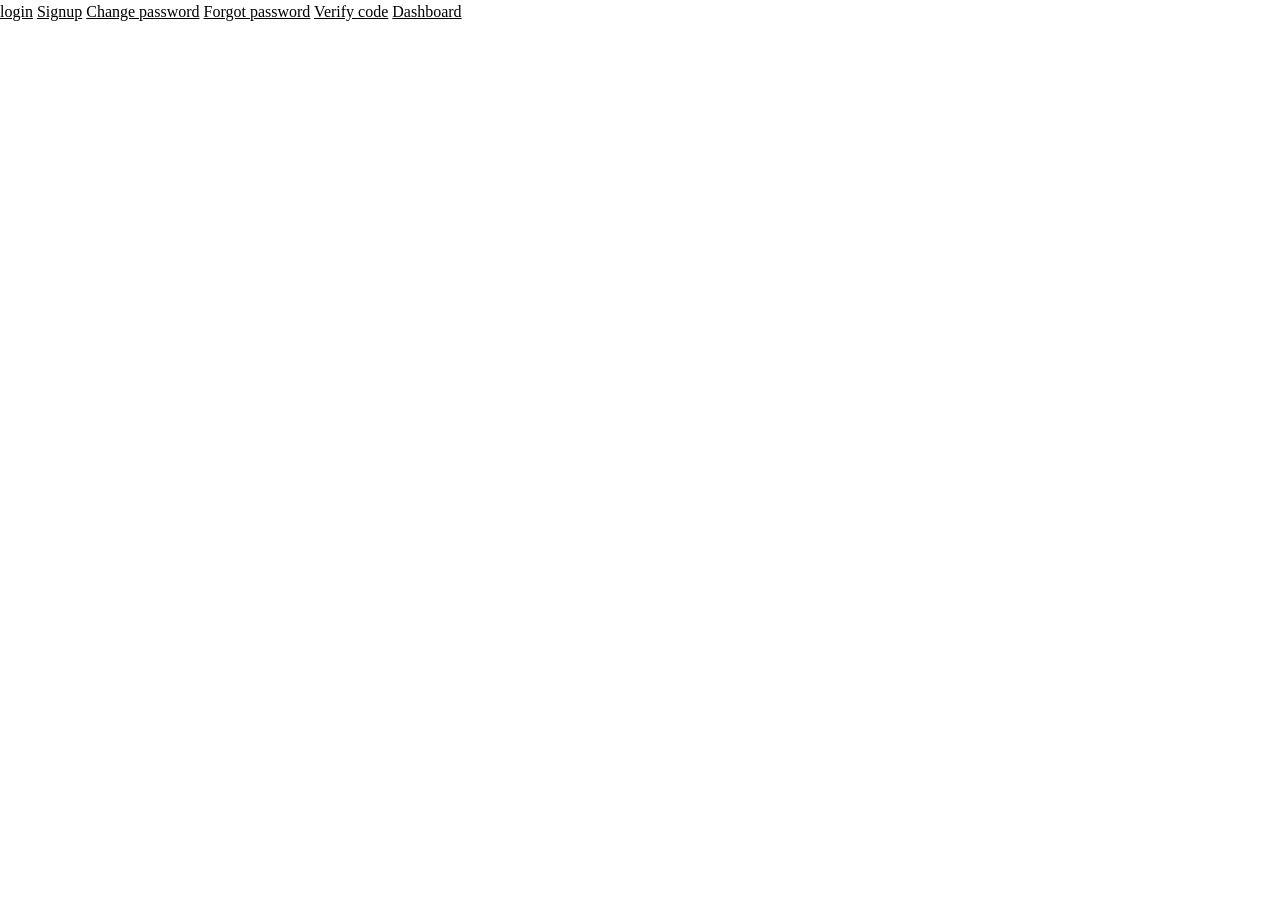
<file: index.html>
<!DOCTYPE html>
<html lang="en">
<head>
    <meta charset="UTF-8">
    <meta name="viewport" content="width=device-width, initial-scale=1.0">
    <meta http-equiv="X-UA-Compatible" content="ie=edge">
    <link rel=StyleSheet href="/reset.css">
    <link href="https://fonts.cdnfonts.com/css/uni-neue" rel="stylesheet">
    <title>Pool Invest</title>
</head>
<body>
<a href="./pages/login-register/login/index.html">login</a>
<a href="./pages/login-register/register/index.html">Signup</a>
<a href="./pages/login-register/change-password/index.html">Change password</a>
<a href="./pages/login-register/forget-password/index.html">Forgot password</a>
<a href="./pages/login-register/verify-code/index.html">Verify code</a>
<a href="./pages/dashboard/index.html">Dashboard</a>
</body>
</file>
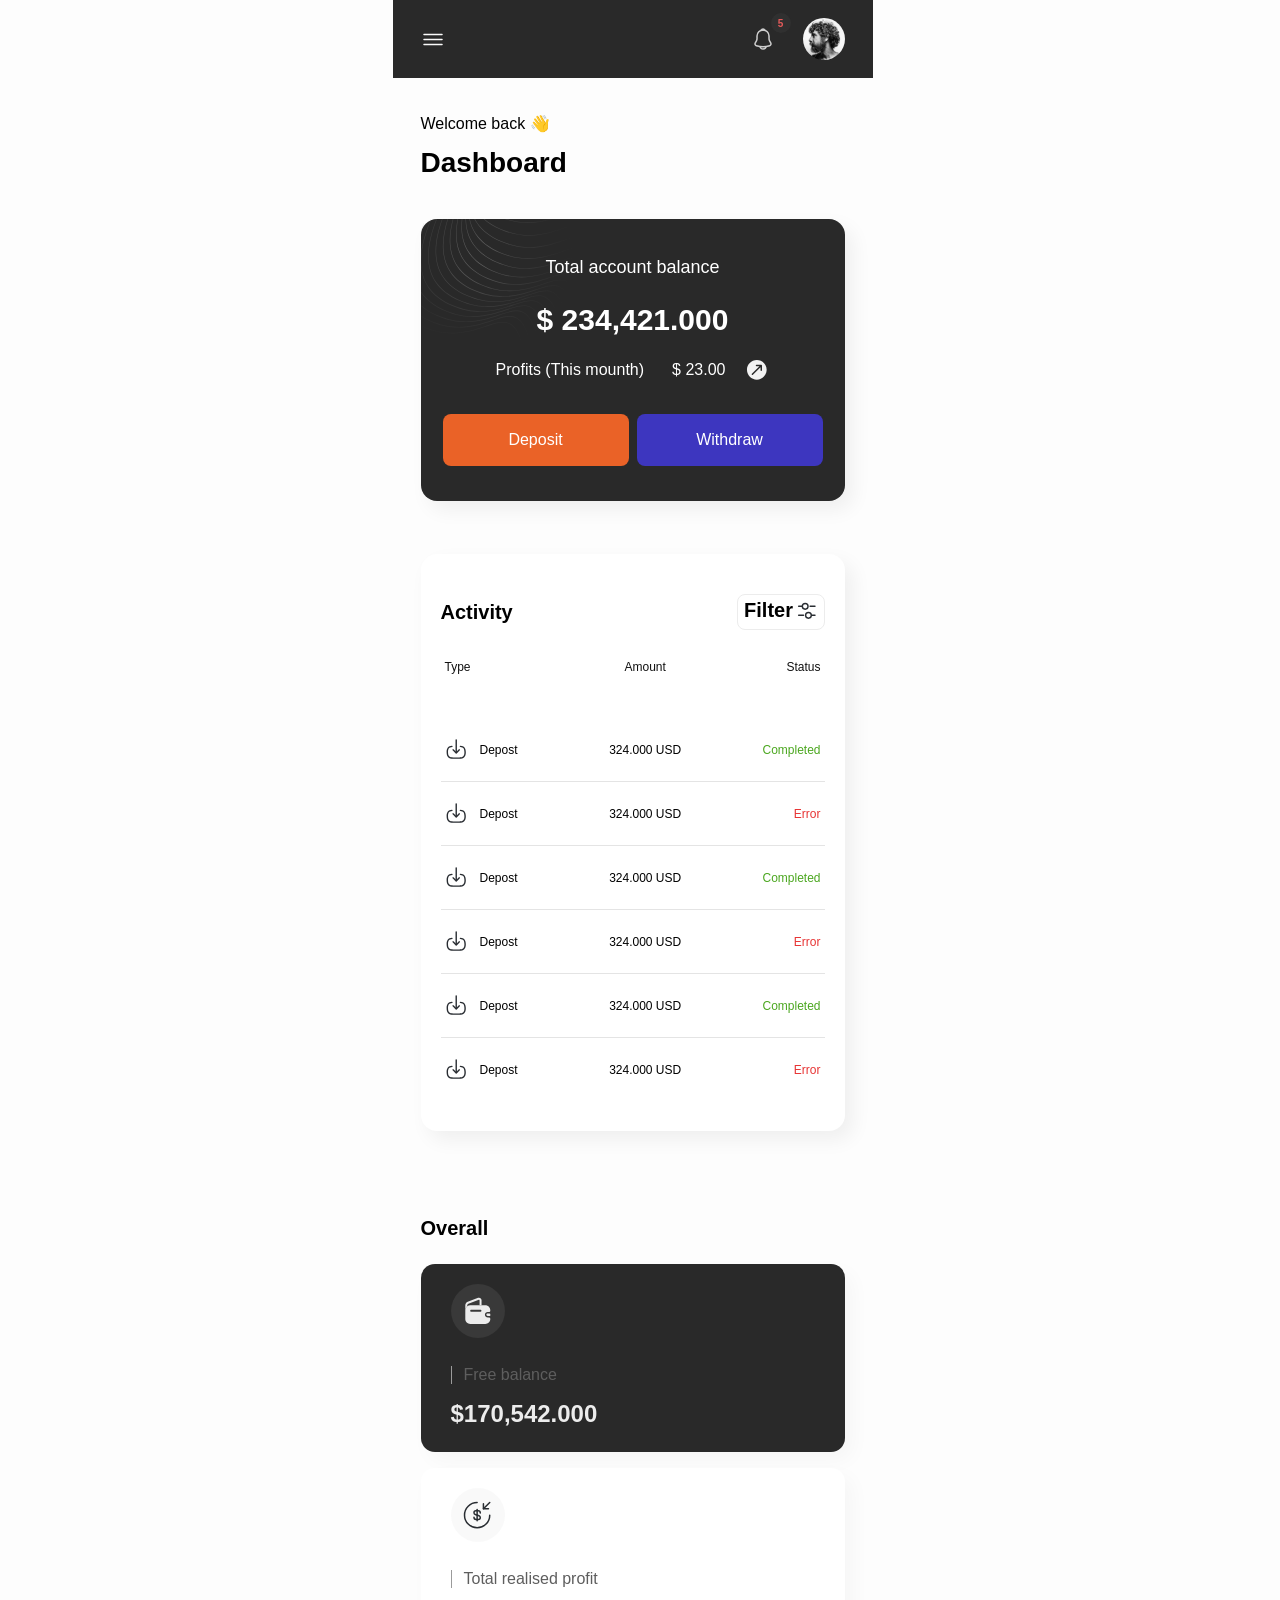
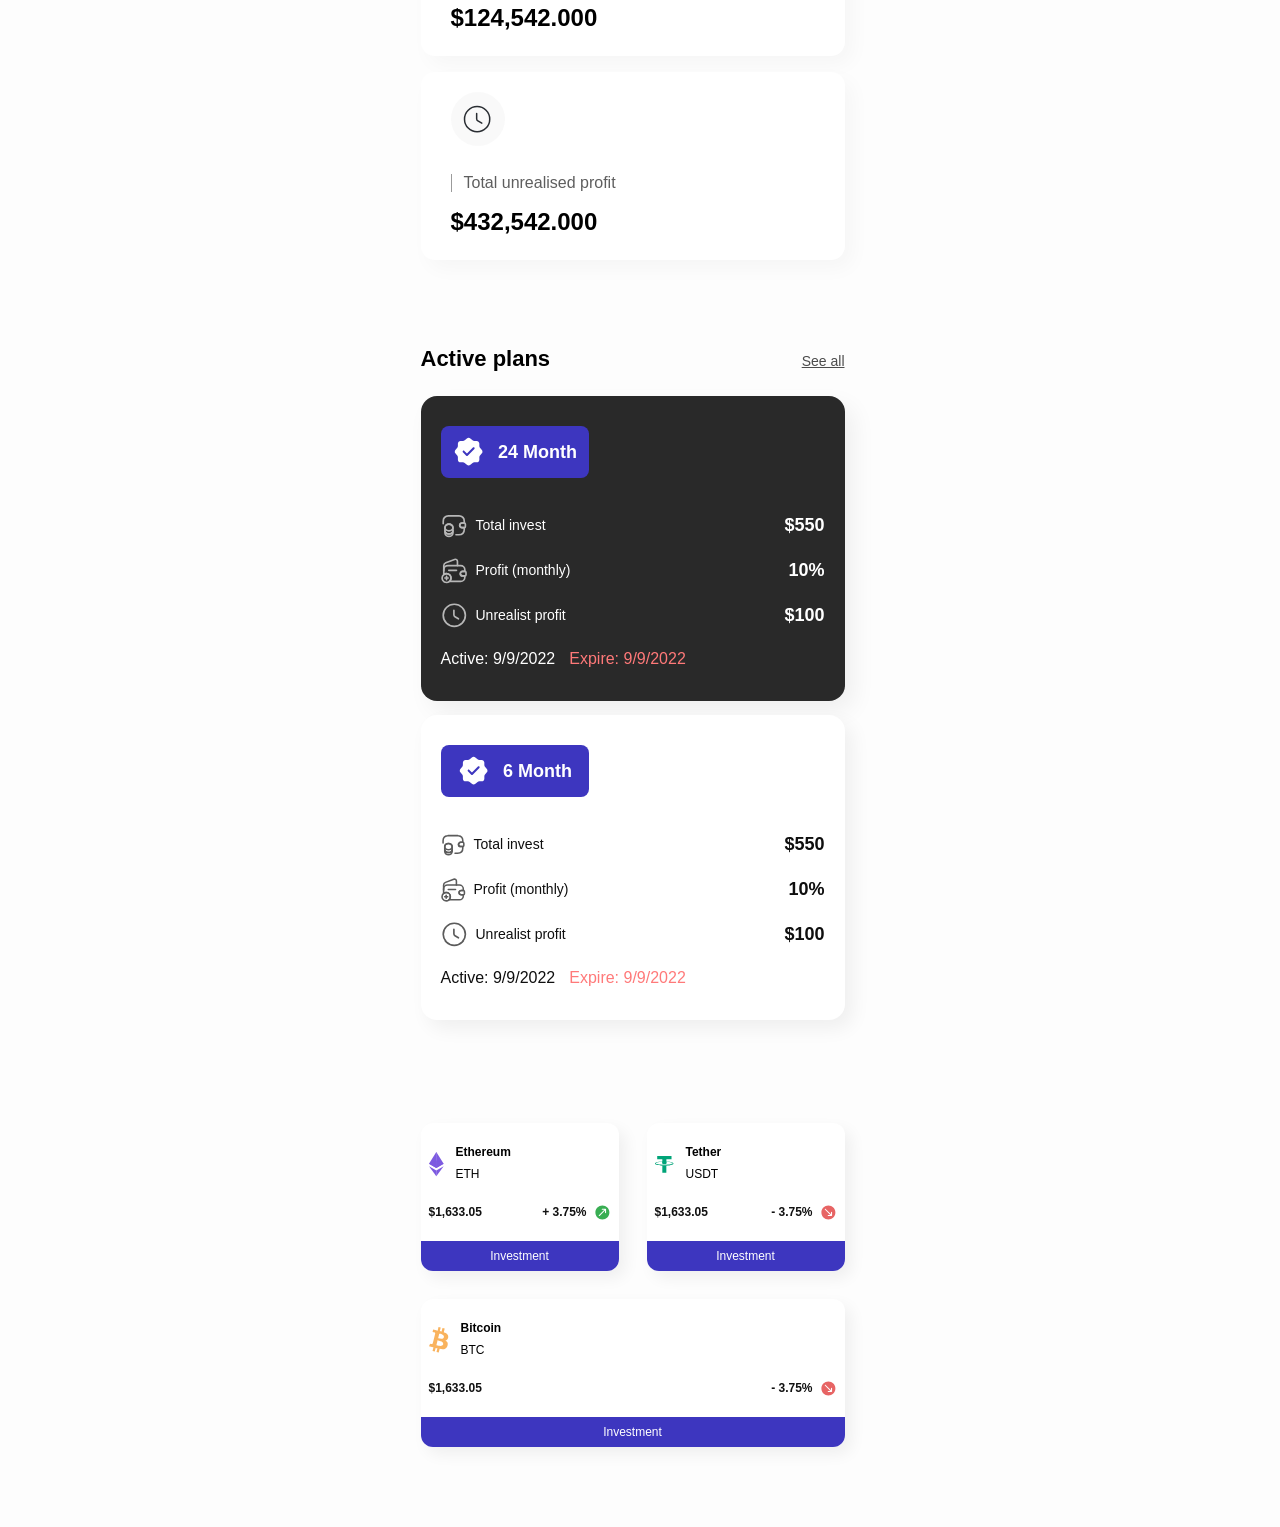
<file: pages/dashboard/index.html>
<!DOCTYPE html>
<html lang="en">
<head>
    <meta charset="UTF-8">
    <meta name="viewport" content="width=device-width, initial-scale=1.0">
    <meta http-equiv="X-UA-Compatible" content="ie=edge">
    <meta name="description" content="Request a code to reset your Pool Invest password.">

    <link rel="icon" href="../../favicon.svg" type="image/svg+xml">
    <link rel=StyleSheet href="../../reset.css">
    <link href="https://fonts.cdnfonts.com/css/uni-neue" rel="stylesheet">
    <link rel=StyleSheet href="../../style.css">
    <link rel=StyleSheet href="./style.css">

    <title>pool invest - Dashboard</title>
</head>
<body>
<header>

    <div class="header-left">

        <svg width="24" height="19" viewBox="0 0 24 19" fill="none" xmlns="http://www.w3.org/2000/svg">
            <path d="M3 4.5H21" stroke="#FAFAFA" stroke-width="1.5" stroke-linecap="round" stroke-linejoin="round"/>
            <path d="M3 9.5H21" stroke="#FAFAFA" stroke-width="1.5" stroke-linecap="round" stroke-linejoin="round"/>
            <path d="M3 14.5H21" stroke="#FAFAFA" stroke-width="1.5" stroke-linecap="round" stroke-linejoin="round"/>
        </svg>

    </div>

    <div class="header-right">
        <div class="notifications">

            <svg width="24" height="24" viewBox="0 0 24 24" fill="none" xmlns="http://www.w3.org/2000/svg">
                <path d="M12.02 2.91C8.70997 2.91 6.01997 5.6 6.01997 8.91V11.8C6.01997 12.41 5.75997 13.34 5.44997 13.86L4.29997 15.77C3.58997 16.95 4.07997 18.26 5.37997 18.7C9.68997 20.14 14.34 20.14 18.65 18.7C19.86 18.3 20.39 16.87 19.73 15.77L18.58 13.86C18.28 13.34 18.02 12.41 18.02 11.8V8.91C18.02 5.61 15.32 2.91 12.02 2.91Z" stroke="#CDCDCD" stroke-width="1.5" stroke-miterlimit="10" stroke-linecap="round"/>
                <path d="M13.87 3.2C13.56 3.11 13.24 3.04 12.91 3C11.95 2.88 11.03 2.95 10.17 3.2C10.46 2.46 11.18 1.94 12.02 1.94C12.86 1.94 13.58 2.46 13.87 3.2Z" stroke="#CDCDCD" stroke-width="1.5" stroke-miterlimit="10" stroke-linecap="round" stroke-linejoin="round"/>
                <path d="M15.02 19.06C15.02 20.71 13.67 22.06 12.02 22.06C11.2 22.06 10.44 21.72 9.90002 21.18C9.36002 20.64 9.02002 19.88 9.02002 19.06" stroke="#CDCDCD" stroke-width="1.5" stroke-miterlimit="10"/>
            </svg>

            <span class="count">5</span>

        </div>

        <div class="profile-pic">
            <img src="../../assets/img/profile.jpg" alt="">
        </div>

    </div>
</header>
<main>
    <section class="head-title">
        <h1>Dashboard</h1>
        <h2>Welcome back 👋</h2>
    </section>
    <section class="account-balance">

        <svg class="background-svg" width="180" height="129" viewBox="0 0 180 129" fill="none" xmlns="http://www.w3.org/2000/svg">
            <path fill-rule="evenodd" clip-rule="evenodd" d="M51.8363 -116.616C46.6861 -103.939 40.6238 -86.9686 41.4897 -70.7253C41.7687 -65.4903 42.7674 -60.3289 44.7475 -55.4116C45.0597 -51.6346 45.7632 -47.9055 46.9574 -44.2888C46.9655 -44.102 46.9745 -43.9153 46.9845 -43.7286C47.1475 -40.6709 47.556 -37.6382 48.2622 -34.6647C48.2513 -33.4222 48.277 -32.1818 48.3429 -30.9456C48.3735 -30.3729 48.4126 -29.8011 48.4607 -29.2304C43.9941 -17.4476 39.7125 -3.09629 40.4494 10.7284C40.8829 18.8604 43.0527 26.8146 47.9409 33.9527C52.8273 41.0883 60.4163 47.3879 71.6603 52.2419C97.8527 63.5489 117.814 56.8766 133.148 51.751C134.572 51.275 135.956 50.8124 137.301 50.3787C145.236 47.8211 151.762 46.2968 157.237 48.8589C162.691 51.4111 167.183 58.0657 170.931 72.1476L171.422 71.9736C167.66 57.8399 163.102 50.9533 157.421 48.2952C151.762 45.6469 145.07 47.2431 137.159 49.7931C135.813 50.2269 134.43 50.6891 133.008 51.1641L133.008 51.1643L133.004 51.1654C117.675 56.2879 97.8608 62.909 71.8312 51.6722C60.6519 46.8462 53.1518 40.6025 48.3397 33.5755C43.5293 26.551 41.3911 18.7236 40.9634 10.699C40.2536 -2.61585 44.2528 -16.461 48.5754 -28.0298C48.5964 -27.833 48.6186 -27.6363 48.6418 -27.4397C48.6015 -26.938 48.5664 -26.4361 48.5367 -25.9342C45.9042 -16.9979 44.0726 -7.32467 44.5752 2.10359C45.0087 10.2356 47.1785 18.1898 52.0666 25.3278C56.9531 32.4634 64.5421 38.7631 75.7861 43.617C101.978 54.924 121.94 48.2517 137.274 43.1262L137.275 43.1256L137.283 43.1231L137.286 43.1221C138.705 42.6475 140.085 42.1863 141.427 41.7539C149.362 39.1962 155.888 37.672 161.363 40.234C166.817 42.7863 171.309 49.4408 175.057 63.5228L175.548 63.3487C171.786 49.2151 167.227 42.3284 161.547 39.6703C155.888 37.022 149.196 38.6183 141.285 41.1683C139.938 41.6023 138.554 42.0648 137.131 42.5402L137.13 42.5406C121.8 47.6631 101.987 54.2841 75.957 43.0474C64.7776 38.2214 57.2775 31.9776 52.4655 24.9507C47.6551 17.9262 45.5169 10.0987 45.0891 2.0742C44.6442 -6.27268 46.0498 -14.8279 48.2256 -22.9002C47.4039 -17.8975 47.0115 -12.8165 47.2786 -7.80472C47.7121 0.327284 49.8819 8.2815 54.7701 15.4195C59.6565 22.5551 67.2455 28.8548 78.4895 33.7087C104.682 45.0157 124.643 38.3434 139.977 33.2179L139.979 33.2173L139.986 33.2148L139.989 33.2138C141.409 32.7392 142.789 32.278 144.13 31.8456C152.066 29.2879 158.592 27.7637 164.067 30.3257C169.521 32.878 174.012 39.5325 177.76 53.6145L178.252 53.4404C174.49 39.3067 169.931 32.4201 164.251 29.762C158.591 27.1138 151.899 28.71 143.988 31.2599C142.641 31.6942 141.256 32.1568 139.833 32.6323C124.504 37.7548 104.69 44.3758 78.6604 33.1391C67.4811 28.3131 59.981 22.0693 55.1689 15.0424C50.3585 8.01789 48.2203 0.190427 47.7926 -7.8341C47.5631 -12.1394 47.8259 -16.5002 48.4328 -20.8215C48.4459 -20.1776 48.4693 -19.5344 48.5035 -18.8924C48.937 -10.7604 51.1068 -2.80622 55.9949 4.3318C60.8814 11.4674 68.4704 17.7671 79.7144 22.621C105.907 33.928 125.868 27.2557 141.202 22.1302L141.206 22.1289C142.628 21.6534 144.011 21.1912 145.355 20.7579C153.29 18.2002 159.816 16.676 165.291 19.238C170.745 21.7903 175.237 28.4448 178.985 42.5268L179.476 42.3527C175.714 28.219 171.156 21.3324 165.475 18.6743C159.816 16.026 153.124 17.6223 145.213 20.1722C143.866 20.6065 142.481 21.0691 141.058 21.5446C125.729 26.6671 105.915 33.2881 79.8853 22.0514C68.706 17.2254 61.2059 10.9816 56.3938 3.95469C51.5834 -3.06982 49.4452 -10.8973 49.0175 -18.9218C48.9246 -20.6637 48.9123 -22.4147 48.9709 -24.1684C48.9984 -24.321 49.0263 -24.4735 49.0546 -24.6259C50.0942 -18.7171 52.222 -12.9963 55.8344 -7.72132C60.7208 -0.585728 68.3098 5.71393 79.5538 10.5679C105.746 21.8749 125.707 15.2026 141.041 10.077C142.465 9.60103 143.849 9.13841 145.195 8.70475C153.13 6.14709 159.656 4.62284 165.131 7.18491C170.585 9.73714 175.076 16.3917 178.825 30.4737L179.316 30.2996C175.554 16.1659 170.995 9.27928 165.315 6.62118C159.656 3.9729 152.963 5.56914 145.052 8.11911C143.706 8.55318 142.322 9.01564 140.899 9.49101L140.898 9.49146C125.568 14.614 105.754 21.235 79.7247 9.99826C68.5454 5.17223 61.0453 -1.0715 56.2332 -8.09844C52.4035 -13.6909 50.2675 -19.7922 49.3399 -26.0968C49.4904 -26.8417 49.6496 -27.5842 49.8165 -28.3238C49.8849 -28.5402 49.9537 -28.7561 50.0228 -28.9714C51.1497 -26.0544 52.6161 -23.2203 54.4759 -20.5044C59.3624 -13.3688 66.9513 -7.06915 78.1953 -2.21522C104.388 9.0918 124.349 2.41949 139.683 -2.70607C141.107 -3.18204 142.491 -3.64466 143.836 -4.07833C151.771 -6.636 158.297 -8.16025 163.772 -5.59819C169.226 -3.04593 173.718 3.60859 177.466 17.6906L177.957 17.5165C174.195 3.38282 169.637 -3.50381 163.956 -6.1619C158.297 -8.81018 151.605 -7.21394 143.694 -4.66398C142.347 -4.2299 140.963 -3.76744 139.541 -3.29206L139.539 -3.29161C124.21 1.83087 104.396 8.45189 78.3663 -2.78483C67.1869 -7.61086 59.6868 -13.8546 54.8748 -20.8815C52.9268 -23.7261 51.4171 -26.7022 50.2817 -29.7698C50.7812 -31.2964 51.2985 -32.7964 51.8254 -34.2644C51.9252 -34.1144 52.0262 -33.9648 52.1285 -33.8155C57.0149 -26.6799 64.6039 -20.3802 75.8479 -15.5263C102.04 -4.2193 122.001 -10.8916 137.335 -16.0172L137.337 -16.0178L137.344 -16.0202L137.348 -16.0213C138.767 -16.4958 140.147 -16.957 141.489 -17.3894C149.424 -19.9471 155.95 -21.4713 161.425 -18.9093C166.879 -16.357 171.371 -9.7025 175.119 4.37949L175.61 4.20539C171.848 -9.92826 167.289 -16.8149 161.609 -19.473C155.95 -22.1213 149.258 -20.525 141.346 -17.9751C140 -17.541 138.616 -17.0785 137.193 -16.6032L137.192 -16.6027C121.862 -11.4802 102.048 -4.85921 76.0188 -16.0959C64.8395 -20.9219 57.3394 -27.1657 52.5273 -34.1926C52.3667 -34.4272 52.2091 -34.6626 52.0544 -34.8989C52.8269 -37.0274 53.6171 -39.0862 54.3992 -41.059C58.9818 -36.5598 64.9794 -32.545 72.7005 -29.2119C98.8929 -17.9048 118.854 -24.5771 134.188 -29.7027C135.612 -30.1787 136.996 -30.6413 138.341 -31.075C146.277 -33.6326 152.803 -35.1569 158.278 -32.5948C163.732 -30.0426 168.223 -23.388 171.971 -9.30605L172.463 -9.48015C168.701 -23.6138 164.142 -30.5004 158.462 -33.1585C152.802 -35.8068 146.11 -34.2106 138.199 -31.6606C136.852 -31.2264 135.467 -30.7638 134.044 -30.2882C118.715 -25.1658 98.901 -18.5447 72.8715 -29.7815C65.1373 -33.1202 59.1641 -37.1375 54.6237 -41.6233C54.8795 -42.2646 55.1342 -42.8965 55.3868 -43.5183L54.9218 -43.7869C54.6877 -43.2108 54.4518 -42.6258 54.2147 -42.0325C54.1059 -42.1428 53.9979 -42.2535 53.8907 -42.3643C55.2517 -46.2896 56.7019 -50.0092 58.0903 -53.4266L57.6252 -53.6952C56.2591 -50.3324 54.8287 -46.6676 53.4805 -42.7944C53.05 -43.2519 52.6335 -43.714 52.2309 -44.1804C54.2348 -51.5439 56.8707 -58.4976 59.3151 -64.5143L58.8501 -64.7829C56.4383 -58.8463 53.8264 -51.968 51.8197 -44.6638C51.1709 -45.4382 50.5594 -46.2241 49.9835 -47.0205C51.8839 -57.7468 55.7095 -68.0876 59.1546 -76.5675L58.6895 -76.836C55.2952 -68.4811 51.5047 -58.2613 49.5625 -47.6138C49.5012 -47.7018 49.4404 -47.7899 49.38 -47.8782C48.7159 -48.8479 48.1027 -49.833 47.5379 -50.8317C48.3767 -64.6577 53.3966 -78.5216 57.7961 -89.3506L57.3311 -89.6191C53.0165 -78.999 48.0617 -65.3655 47.0767 -51.6705C46.3929 -52.9495 45.7862 -54.25 45.2513 -55.5686C45.2111 -56.0679 45.1777 -56.5681 45.151 -57.0691C44.2944 -73.1389 50.2969 -89.981 55.4487 -102.662L54.9836 -102.93C49.8505 -90.2954 43.8113 -73.3954 44.6287 -57.2012C43.0637 -61.5764 42.25 -66.1329 42.0036 -70.7547C41.147 -86.8244 47.1495 -103.666 52.3013 -116.347L51.8363 -116.616ZM49.4526 -30.3376C49.3669 -29.6255 49.2909 -28.9126 49.2254 -28.1994C49.2589 -28.3063 49.2925 -28.4132 49.3262 -28.5199C49.4341 -28.9972 49.5452 -29.4733 49.6593 -29.9479C49.6016 -30.109 49.5448 -30.2703 49.4891 -30.4319L49.4526 -30.3376ZM49.7842 -31.1912C49.8184 -31.0877 49.853 -30.9844 49.8879 -30.8811C50.0262 -31.4351 50.1684 -31.987 50.3142 -32.5367C50.1379 -32.0925 49.9611 -31.644 49.7842 -31.1912ZM51.0066 -35.0404C51.0396 -35.1549 51.0727 -35.2694 51.1059 -35.3837C50.874 -35.7576 50.6492 -36.1335 50.4312 -36.5113C50.176 -35.2001 49.9481 -33.882 49.7517 -32.5597C50.1023 -33.4454 50.4512 -34.3133 50.796 -35.162L51.0066 -35.0404ZM48.9536 -30.5188C48.9985 -30.8884 49.0461 -31.2578 49.0961 -31.6268C48.9907 -31.9636 48.8895 -32.3013 48.7924 -32.6399C48.8059 -32.0841 48.8273 -31.5291 48.8569 -30.9749C48.8678 -30.7703 48.8798 -30.5658 48.8929 -30.3615L48.9536 -30.5188ZM53.9893 -41.4665C53.2257 -39.5437 52.4527 -37.5359 51.6946 -35.4585L51.6811 -35.4798C52.3096 -37.6229 52.9853 -39.7253 53.6871 -41.7736C53.7471 -41.7121 53.8074 -41.6506 53.8679 -41.5892C53.9083 -41.5482 53.9487 -41.5074 53.9893 -41.4665ZM53.2754 -42.2016C52.8567 -42.6426 52.4509 -43.0879 52.0578 -43.5374C51.5126 -41.4895 51.0178 -39.4112 50.591 -37.3138C50.8224 -36.9 51.0621 -36.4885 51.3102 -36.0795C51.9288 -38.1651 52.5904 -40.2099 53.2754 -42.2016ZM50.0387 -37.2076C49.7491 -35.7647 49.4917 -34.3126 49.272 -32.8548C49.0933 -33.4791 48.9288 -34.1065 48.7779 -34.7367C48.7931 -36.2432 48.8628 -37.753 48.9806 -39.2622C49.3121 -38.5716 49.6645 -37.8865 50.0387 -37.2076ZM51.644 -44.0174C51.1136 -42.0447 50.6288 -40.0422 50.2053 -38.02C49.8004 -38.7791 49.4227 -39.5458 49.071 -40.3193C49.2556 -42.3099 49.5216 -44.2978 49.8545 -46.2739C50.4182 -45.5112 51.0143 -44.7588 51.644 -44.0174ZM49.4284 -46.8608C49.2768 -47.0735 49.1278 -47.2869 48.9811 -47.501C48.451 -48.2751 47.9529 -49.0588 47.4855 -49.8512C47.4016 -48.0331 47.3919 -46.217 47.4674 -44.4097C47.8176 -43.3573 48.21 -42.3149 48.6472 -41.2839C48.8426 -43.1497 49.1069 -45.0112 49.4284 -46.8608ZM48.5421 -40.2061C48.1953 -40.9779 47.8738 -41.7562 47.5767 -42.5405C47.7203 -40.6358 47.9636 -38.7441 48.3194 -36.8735C48.3669 -37.9843 48.4419 -39.0957 48.5421 -40.2061ZM47.0121 -50.6754C46.9267 -49.1938 46.889 -47.7124 46.9049 -46.2348C46.1964 -48.7261 45.7121 -51.2668 45.4195 -53.8366C45.9009 -52.7697 46.4308 -51.7153 47.0121 -50.6754ZM35.1105 18.1303C34.2447 1.88697 40.3069 -15.0834 45.4571 -27.7602L45.9222 -27.4916C40.7704 -14.811 34.7679 2.03113 35.6245 18.1009C36.0522 26.1254 38.1904 33.9529 43.0008 40.9774C47.8129 48.0043 55.313 54.2481 66.4923 59.0741C92.5219 70.3108 112.336 63.6898 127.665 58.5673C129.088 58.0918 130.473 57.6292 131.82 57.1949C139.731 54.645 146.423 53.0487 152.083 55.697C157.763 58.3551 162.321 65.2417 166.083 79.3754L165.592 79.5495C161.844 65.4675 157.352 58.813 151.898 56.2607C146.423 53.6987 139.897 55.2229 131.962 57.7806C130.618 58.214 129.235 58.6763 127.812 59.1519L127.809 59.1529C112.475 64.2784 92.5138 70.9507 66.3214 59.6437C55.0774 54.7898 47.4884 48.4901 42.6019 41.3545C37.7138 34.2165 35.544 26.2623 35.1105 18.1303ZM39.1959 -21.3767C34.0457 -8.69986 27.9834 8.27049 28.8493 24.5138C29.2828 32.6458 31.4526 40.6 36.3407 47.738C41.2272 54.8736 48.8161 61.1733 60.0601 66.0272C86.2525 77.3342 106.214 70.6619 121.548 65.5363L121.553 65.5346C122.975 65.0592 124.357 64.5972 125.701 64.1641C133.636 61.6064 140.162 60.0822 145.637 62.6443C151.091 65.1965 155.583 71.851 159.331 85.933L159.822 85.7589C156.06 71.6253 151.501 64.7386 145.821 62.0805C140.162 59.4322 133.47 61.0285 125.559 63.5785C124.212 64.0125 122.828 64.475 121.405 64.9504L121.404 64.9508C106.075 70.0733 86.2606 76.6943 60.2311 65.4576C49.0517 60.6316 41.5516 54.3878 36.7396 47.3609C31.9292 40.3364 29.791 32.5089 29.3632 24.4844C28.5066 8.41465 34.5091 -8.42745 39.6609 -21.1081L39.1959 -21.3767ZM21.9571 30.154C21.0912 13.9107 27.1535 -3.05968 32.3036 -15.7365L32.7687 -15.4679C27.6169 -2.78727 21.6144 14.0548 22.471 30.1246C22.8987 38.1491 25.0369 45.9766 29.8473 53.0011C34.6594 60.028 42.1595 66.2717 53.3388 71.0978C79.3684 82.3345 99.1823 75.7135 114.512 70.591L114.514 70.5902L114.522 70.5874L114.528 70.5855L114.529 70.5852C115.946 70.1117 117.325 69.6511 118.666 69.2186C126.578 66.6687 133.27 65.0724 138.929 67.7207C144.609 70.3788 149.168 77.2654 152.93 91.3991L152.439 91.5732C148.691 77.4912 144.199 70.8367 138.745 68.2844C133.27 65.7224 126.744 67.2466 118.809 69.8043C117.463 70.2379 116.079 70.7006 114.655 71.1765C99.3215 76.3021 79.3603 82.9744 53.1679 71.6674C41.9239 66.8134 34.3349 60.5138 29.4485 53.3782C24.5603 46.2402 22.3905 38.286 21.9571 30.154ZM25.0327 -10.564C19.8825 2.1128 13.8202 19.0832 14.6861 35.3264C15.1195 43.4584 17.2893 51.4127 22.1775 58.5507C27.064 65.6863 34.6529 71.9859 45.8969 76.8399C72.0893 88.1469 92.0505 81.4746 107.384 76.349C108.808 75.873 110.192 75.4104 111.538 74.9768C119.473 72.4191 125.999 70.8948 131.474 73.4569C136.928 76.0092 141.42 82.6637 145.168 96.7457L145.659 96.5716C141.897 82.4379 137.338 75.5513 131.658 72.8932C125.999 70.2449 119.307 71.8411 111.395 74.3911C110.053 74.8238 108.674 75.2846 107.256 75.7583L107.251 75.7599L107.243 75.7627L107.241 75.7635C91.9113 80.886 72.0974 87.507 46.0679 76.2703C34.8885 71.4442 27.3884 65.2005 22.5763 58.1736C17.7659 51.149 15.6277 43.3216 15.2 35.2971C14.3434 19.2273 20.3459 2.38522 25.4977 -10.2955L25.0327 -10.564ZM7.23325 40.2692C6.36742 24.0259 12.4296 7.05556 17.5798 -5.62124L18.0449 -5.3527C12.8931 7.32797 6.8906 24.1701 7.74718 40.2398C8.17492 48.2643 10.3131 56.0918 15.1235 63.1163C19.9356 70.1433 27.4357 76.387 38.615 81.213C64.6446 92.4497 84.4585 85.8287 99.788 80.7062L99.7904 80.7054L99.7985 80.7027L99.8034 80.701C101.221 80.2274 102.6 79.7665 103.943 79.3339C111.854 76.7839 118.546 75.1877 124.205 77.8359C129.885 80.494 134.444 87.3807 138.206 101.514L137.715 101.688C133.967 87.6064 129.475 80.9519 124.021 78.3997C118.546 75.8376 112.02 77.3618 104.085 79.9195C102.74 80.3529 101.357 80.8152 99.9344 81.2909L99.9316 81.2918C84.5977 86.4173 64.6365 93.0896 38.4441 81.7826C27.2001 76.9287 19.6111 70.629 14.7247 63.4934C9.83653 56.3554 7.66672 48.4012 7.23325 40.2692ZM10.0977 -0.71765C4.94755 11.9591 -1.11468 28.9295 -0.248838 45.1728C0.184634 53.3048 2.35444 61.259 7.24257 68.397C12.129 75.5326 19.718 81.8323 30.962 86.6862C57.1544 97.9932 77.1156 91.3209 92.4495 86.1954L92.4513 86.1948L92.4607 86.1917C93.8807 85.717 95.261 85.2556 96.6029 84.8231C104.538 82.2654 111.064 80.7412 116.539 83.3033C121.993 85.8555 126.485 92.51 130.233 106.592L130.724 106.418C126.962 92.2843 122.403 85.3976 116.723 82.7395C111.064 80.0913 104.372 81.6875 96.4605 84.2375C95.1138 84.6715 93.7298 85.134 92.3073 85.6094L92.3059 85.6098C76.9764 90.7323 57.1625 97.3533 31.1329 86.1166C19.9536 81.2906 12.4535 75.0468 7.64143 68.0199C2.83103 60.9954 0.692833 53.1679 0.26509 45.1434C-0.591495 29.0737 5.41102 12.2316 10.5628 -0.449113L10.0977 -0.71765ZM-7.64977 50.1821C-8.51561 33.9388 -2.45338 16.9684 2.69681 4.29164L3.16185 4.56018C-1.98992 17.2409 -7.99243 34.0829 -7.13584 50.1527C-6.7081 58.1772 -4.56991 66.0047 0.240499 73.0292C5.05256 80.0561 12.5527 86.2999 23.732 91.1259C49.7616 102.363 69.5755 95.7416 84.9049 90.6191L84.9074 90.6183L84.9155 90.6156L84.9204 90.6139C86.3381 90.1402 87.7173 89.6794 89.0596 89.2467C96.9708 86.6968 103.663 85.1005 109.322 87.7488C115.002 90.4069 119.561 97.2936 123.323 111.427L122.832 111.601C119.084 97.5193 114.592 90.8648 109.138 88.3125C103.663 85.7505 97.1371 87.2747 89.202 89.8324C87.8566 90.2661 86.4725 90.7287 85.0486 91.2046C69.7147 96.3302 49.7535 103.003 23.5611 91.6955C12.3171 86.8416 4.72811 80.5419 -0.158358 73.4063C-5.04649 66.2683 -7.2163 58.3141 -7.64977 50.1821ZM-4.53708 9.51078C-9.68727 22.1876 -15.7495 39.1579 -14.8837 55.4012C-14.4502 63.5332 -12.2804 71.4874 -7.39225 78.6255C-2.50578 85.761 5.08319 92.0607 16.3272 96.9146C42.5196 108.222 62.4808 101.549 77.8147 96.4238L77.816 96.4234C79.2394 95.9476 80.6231 95.4851 81.9681 95.0515C89.9032 92.4939 96.4293 90.9696 101.904 93.5317C107.358 96.0839 111.85 102.738 115.598 116.82L116.089 116.646C112.327 102.513 107.769 95.6261 102.088 92.968C96.4291 90.3197 89.7369 91.9159 81.8257 94.4659C80.4797 94.8997 79.0966 95.3619 77.6749 95.837L77.6719 95.8379L77.671 95.8382C62.3416 100.961 42.5277 107.582 16.4981 96.345C5.31878 91.519 -2.18132 85.2753 -6.99339 78.2483C-11.8038 71.2238 -13.942 63.3964 -14.3697 55.3718C-15.2263 39.3021 -9.2238 22.46 -4.07204 9.77932L-4.53708 9.51078ZM-21.8895 60.902C-22.7553 44.6587 -16.6931 27.6884 -11.5429 15.0116L-11.0779 15.2801C-16.2296 27.9608 -22.2321 44.8029 -21.3755 60.8726C-20.9478 68.8972 -18.8096 76.7246 -13.9992 83.7491C-9.18714 90.7761 -1.68704 97.0198 9.4923 101.846C35.5218 113.083 55.3358 106.462 70.6652 101.339L70.6677 101.338L70.6778 101.335C72.0965 100.861 73.4767 100.4 74.8198 99.9667C82.7311 97.4167 89.4233 95.8205 95.0825 98.4688C100.763 101.127 105.321 108.013 109.083 122.147L108.592 122.321C104.844 108.239 100.352 101.585 94.8985 99.0325C89.4235 96.4704 82.8974 97.9947 74.9623 100.552C73.6169 100.986 72.2328 101.449 70.8089 101.925C55.475 107.05 35.5138 113.722 9.32137 102.415C-1.92263 97.5615 -9.5116 91.2618 -14.3981 84.1263C-19.2862 76.9882 -21.456 69.034 -21.8895 60.902ZM-18.2782 20.841C-23.4284 33.5178 -29.4906 50.4881 -28.6248 66.7314C-28.1913 74.8634 -26.0215 82.8176 -21.1334 89.9557C-16.2469 97.0913 -8.65796 103.391 2.58604 108.245C28.7784 119.552 48.7396 112.88 64.0736 107.754C65.4975 107.278 66.8816 106.815 68.227 106.382C76.1621 103.824 82.6881 102.3 88.1631 104.862C93.6171 107.414 98.1087 114.069 101.857 128.151L102.348 127.977C98.5861 113.843 94.0274 106.956 88.3472 104.298C82.6879 101.65 75.9958 103.246 68.0845 105.796C66.738 106.23 65.3542 106.693 63.9318 107.168L63.9299 107.168C48.6004 112.291 28.7865 118.912 2.75698 107.675C-8.42236 102.849 -15.9225 96.6055 -20.7345 89.5785C-25.5449 82.554 -27.6831 74.7266 -28.1109 66.702C-28.9675 50.6323 -22.965 33.7902 -17.8132 21.1095L-18.2782 20.841Z" fill="url(#paint0_radial_87_207)" fill-opacity="0.33"/>
            <defs>
                <radialGradient id="paint0_radial_87_207" cx="0" cy="0" r="1" gradientTransform="matrix(96.0893 54.3586 -52.3411 96.0795 55.5021 36.6967)" gradientUnits="userSpaceOnUse">
                    <stop stop-color="white"/>
                    <stop offset="1" stop-color="#1E1E1E" stop-opacity="0"/>
                    <stop offset="1" stop-color="#0E0E35" stop-opacity="0"/>
                    <stop offset="1" stop-color="white" stop-opacity="0"/>
                </radialGradient>
            </defs>
        </svg>

        <div class="report">

            <h3>Total account balance</h3>
            <span>$ 234,421.000</span>

            <div class="profits-month">
                <h4>Profits (This mounth)</h4>
                <span>$ 23.00</span>
                <a href="#">
                    <svg width="24" height="24" viewBox="0 0 24 24" fill="none" xmlns="http://www.w3.org/2000/svg">
                        <path d="M11.822 1.97033C6.38387 1.97033 1.97034 6.38386 1.97034 11.822C1.97034 17.2601 6.38387 21.6736 11.822 21.6736C17.2601 21.6736 21.6736 17.2601 21.6736 11.822C21.6736 6.38386 17.2601 1.97033 11.822 1.97033ZM16.9941 12.1471C16.9941 12.551 16.6591 12.8859 16.2552 12.8859C15.8513 12.8859 15.5163 12.551 15.5163 12.1471V9.17187L7.91087 16.7773C7.7631 16.9251 7.57592 16.9941 7.38873 16.9941C7.20155 16.9941 7.01437 16.9251 6.8666 16.7773C6.5809 16.4916 6.5809 16.0188 6.8666 15.7331L14.4721 8.1276H11.4969C11.0929 8.1276 10.758 7.79264 10.758 7.38872C10.758 6.98481 11.0929 6.64985 11.4969 6.64985H16.2552C16.6591 6.64985 16.9941 6.98481 16.9941 7.38872V12.1471Z" fill="#F2F2F2"/>
                    </svg>
                </a>

            </div>

        </div>

        <div class="actions">
            <a href="#" class="orange hidden-link">Deposit</a>
            <a href="#" class="blue hidden-link">Withdraw</a>
        </div>

    </section>

    <section class="activity">
        <div class="activity-wrapper">
            <h2>Activity</h2>
            <button>
                Filter
                <svg width="20" height="20" viewBox="0 0 20 20" fill="none" xmlns="http://www.w3.org/2000/svg">
                    <path d="M18.0029 5.31902H13.093" stroke="#292D32" stroke-width="1.40282" stroke-miterlimit="10" stroke-linecap="round" stroke-linejoin="round"/>
                    <path d="M4.90984 5.31902H1.6366" stroke="#292D32" stroke-width="1.40282" stroke-miterlimit="10" stroke-linecap="round" stroke-linejoin="round"/>
                    <path d="M8.18305 8.18309C9.76484 8.18309 11.0471 6.9008 11.0471 5.31901C11.0471 3.73722 9.76484 2.45493 8.18305 2.45493C6.60126 2.45493 5.31897 3.73722 5.31897 5.31901C5.31897 6.9008 6.60126 8.18309 8.18305 8.18309Z" stroke="#292D32" stroke-width="1.40282" stroke-miterlimit="10" stroke-linecap="round" stroke-linejoin="round"/>
                    <path d="M18.0029 14.3204H14.7296" stroke="#292D32" stroke-width="1.40282" stroke-miterlimit="10" stroke-linecap="round" stroke-linejoin="round"/>
                    <path d="M6.54646 14.3204H1.6366" stroke="#292D32" stroke-width="1.40282" stroke-miterlimit="10" stroke-linecap="round" stroke-linejoin="round"/>
                    <path d="M11.4564 17.1845C13.0382 17.1845 14.3205 15.9022 14.3205 14.3204C14.3205 12.7386 13.0382 11.4563 11.4564 11.4563C9.87458 11.4563 8.59229 12.7386 8.59229 14.3204C8.59229 15.9022 9.87458 17.1845 11.4564 17.1845Z" stroke="#292D32" stroke-width="1.40282" stroke-miterlimit="10" stroke-linecap="round" stroke-linejoin="round"/>
                </svg>
            </button>
        </div>

        <table class="activity-table">

            <thead>
                <tr>
                    <th>Type</th>
                    <th>Amount</th>
                    <th>Status</th>
                </tr>
            </thead>

            <tbody>

                <tr>
                    <td>
                        <div class="type-cell">
                            <svg width="23" height="23" viewBox="0 0 23 23" fill="none" xmlns="http://www.w3.org/2000/svg">
                                <path d="M14.2713 20.8085H8.17375C3.58186 20.8085 1.61792 18.8445 1.61792 14.2527V14.1311C1.61792 9.97874 3.25454 7.97739 6.92057 7.63136C7.29465 7.6033 7.65003 7.88387 7.68744 8.2673C7.72485 8.65074 7.44429 8.99677 7.0515 9.03417C4.11493 9.30539 3.02074 10.6895 3.02074 14.1404V14.262C3.02074 18.0683 4.36744 19.415 8.17375 19.415H14.2713C18.0776 19.415 19.4243 18.0683 19.4243 14.262V14.1404C19.4243 10.6708 18.3114 9.28668 15.3188 9.03417C14.9353 8.99677 14.6454 8.66009 14.6828 8.27665C14.7202 7.89322 15.0476 7.6033 15.4403 7.64071C19.1625 7.95868 20.8272 9.96939 20.8272 14.1498V14.2714C20.8272 18.8445 18.8632 20.8085 14.2713 20.8085Z" fill="#292D32"/>
                                <path d="M11.2225 14.6173C10.8391 14.6173 10.5211 14.2994 10.5211 13.9159V1.87041C10.5211 1.48698 10.8391 1.16901 11.2225 1.16901C11.606 1.16901 11.9239 1.48698 11.9239 1.87041V13.9159C11.9239 14.3087 11.606 14.6173 11.2225 14.6173Z" fill="#292D32"/>
                                <path d="M11.2225 15.6648C11.0448 15.6648 10.8672 15.5993 10.7269 15.459L7.59391 12.326C7.3227 12.0548 7.3227 11.6059 7.59391 11.3347C7.86512 11.0635 8.31402 11.0635 8.58524 11.3347L11.2225 13.972L13.8598 11.3347C14.131 11.0635 14.5799 11.0635 14.8512 11.3347C15.1224 11.6059 15.1224 12.0548 14.8512 12.326L11.7182 15.459C11.5779 15.5993 11.4002 15.6648 11.2225 15.6648Z" fill="#292D32"/>
                            </svg>
                            Depost
                        </div>
                    </td>
                    <td>324.000 USD</td>
                    <td class="completed">Completed</td>
                </tr>

                <tr>
                    <td>
                        <div class="type-cell">
                            <svg width="23" height="23" viewBox="0 0 23 23" fill="none" xmlns="http://www.w3.org/2000/svg">
                                <path d="M14.2713 20.8085H8.17375C3.58186 20.8085 1.61792 18.8445 1.61792 14.2527V14.1311C1.61792 9.97874 3.25454 7.97739 6.92057 7.63136C7.29465 7.6033 7.65003 7.88387 7.68744 8.2673C7.72485 8.65074 7.44429 8.99677 7.0515 9.03417C4.11493 9.30539 3.02074 10.6895 3.02074 14.1404V14.262C3.02074 18.0683 4.36744 19.415 8.17375 19.415H14.2713C18.0776 19.415 19.4243 18.0683 19.4243 14.262V14.1404C19.4243 10.6708 18.3114 9.28668 15.3188 9.03417C14.9353 8.99677 14.6454 8.66009 14.6828 8.27665C14.7202 7.89322 15.0476 7.6033 15.4403 7.64071C19.1625 7.95868 20.8272 9.96939 20.8272 14.1498V14.2714C20.8272 18.8445 18.8632 20.8085 14.2713 20.8085Z" fill="#292D32"/>
                                <path d="M11.2225 14.6173C10.8391 14.6173 10.5211 14.2994 10.5211 13.9159V1.87041C10.5211 1.48698 10.8391 1.16901 11.2225 1.16901C11.606 1.16901 11.9239 1.48698 11.9239 1.87041V13.9159C11.9239 14.3087 11.606 14.6173 11.2225 14.6173Z" fill="#292D32"/>
                                <path d="M11.2225 15.6648C11.0448 15.6648 10.8672 15.5993 10.7269 15.459L7.59391 12.326C7.3227 12.0548 7.3227 11.6059 7.59391 11.3347C7.86512 11.0635 8.31402 11.0635 8.58524 11.3347L11.2225 13.972L13.8598 11.3347C14.131 11.0635 14.5799 11.0635 14.8512 11.3347C15.1224 11.6059 15.1224 12.0548 14.8512 12.326L11.7182 15.459C11.5779 15.5993 11.4002 15.6648 11.2225 15.6648Z" fill="#292D32"/>
                            </svg>
                            Depost
                        </div>
                    </td>
                    <td>324.000 USD</td>
                    <td class="error">Error</td>
                </tr>

                <tr>
                    <td>
                        <div class="type-cell">
                            <svg width="23" height="23" viewBox="0 0 23 23" fill="none" xmlns="http://www.w3.org/2000/svg">
                                <path d="M14.2713 20.8085H8.17375C3.58186 20.8085 1.61792 18.8445 1.61792 14.2527V14.1311C1.61792 9.97874 3.25454 7.97739 6.92057 7.63136C7.29465 7.6033 7.65003 7.88387 7.68744 8.2673C7.72485 8.65074 7.44429 8.99677 7.0515 9.03417C4.11493 9.30539 3.02074 10.6895 3.02074 14.1404V14.262C3.02074 18.0683 4.36744 19.415 8.17375 19.415H14.2713C18.0776 19.415 19.4243 18.0683 19.4243 14.262V14.1404C19.4243 10.6708 18.3114 9.28668 15.3188 9.03417C14.9353 8.99677 14.6454 8.66009 14.6828 8.27665C14.7202 7.89322 15.0476 7.6033 15.4403 7.64071C19.1625 7.95868 20.8272 9.96939 20.8272 14.1498V14.2714C20.8272 18.8445 18.8632 20.8085 14.2713 20.8085Z" fill="#292D32"/>
                                <path d="M11.2225 14.6173C10.8391 14.6173 10.5211 14.2994 10.5211 13.9159V1.87041C10.5211 1.48698 10.8391 1.16901 11.2225 1.16901C11.606 1.16901 11.9239 1.48698 11.9239 1.87041V13.9159C11.9239 14.3087 11.606 14.6173 11.2225 14.6173Z" fill="#292D32"/>
                                <path d="M11.2225 15.6648C11.0448 15.6648 10.8672 15.5993 10.7269 15.459L7.59391 12.326C7.3227 12.0548 7.3227 11.6059 7.59391 11.3347C7.86512 11.0635 8.31402 11.0635 8.58524 11.3347L11.2225 13.972L13.8598 11.3347C14.131 11.0635 14.5799 11.0635 14.8512 11.3347C15.1224 11.6059 15.1224 12.0548 14.8512 12.326L11.7182 15.459C11.5779 15.5993 11.4002 15.6648 11.2225 15.6648Z" fill="#292D32"/>
                            </svg>
                            Depost
                        </div>
                    </td>
                    <td>324.000 USD</td>
                    <td class="completed">Completed</td>
                </tr>

                <tr>
                    <td>
                        <div class="type-cell">
                            <svg width="23" height="23" viewBox="0 0 23 23" fill="none" xmlns="http://www.w3.org/2000/svg">
                                <path d="M14.2713 20.8085H8.17375C3.58186 20.8085 1.61792 18.8445 1.61792 14.2527V14.1311C1.61792 9.97874 3.25454 7.97739 6.92057 7.63136C7.29465 7.6033 7.65003 7.88387 7.68744 8.2673C7.72485 8.65074 7.44429 8.99677 7.0515 9.03417C4.11493 9.30539 3.02074 10.6895 3.02074 14.1404V14.262C3.02074 18.0683 4.36744 19.415 8.17375 19.415H14.2713C18.0776 19.415 19.4243 18.0683 19.4243 14.262V14.1404C19.4243 10.6708 18.3114 9.28668 15.3188 9.03417C14.9353 8.99677 14.6454 8.66009 14.6828 8.27665C14.7202 7.89322 15.0476 7.6033 15.4403 7.64071C19.1625 7.95868 20.8272 9.96939 20.8272 14.1498V14.2714C20.8272 18.8445 18.8632 20.8085 14.2713 20.8085Z" fill="#292D32"/>
                                <path d="M11.2225 14.6173C10.8391 14.6173 10.5211 14.2994 10.5211 13.9159V1.87041C10.5211 1.48698 10.8391 1.16901 11.2225 1.16901C11.606 1.16901 11.9239 1.48698 11.9239 1.87041V13.9159C11.9239 14.3087 11.606 14.6173 11.2225 14.6173Z" fill="#292D32"/>
                                <path d="M11.2225 15.6648C11.0448 15.6648 10.8672 15.5993 10.7269 15.459L7.59391 12.326C7.3227 12.0548 7.3227 11.6059 7.59391 11.3347C7.86512 11.0635 8.31402 11.0635 8.58524 11.3347L11.2225 13.972L13.8598 11.3347C14.131 11.0635 14.5799 11.0635 14.8512 11.3347C15.1224 11.6059 15.1224 12.0548 14.8512 12.326L11.7182 15.459C11.5779 15.5993 11.4002 15.6648 11.2225 15.6648Z" fill="#292D32"/>
                            </svg>
                            Depost
                        </div>
                    </td>
                    <td>324.000 USD</td>
                    <td class="error">Error</td>
                </tr>

                <tr>
                    <td>
                        <div class="type-cell">
                            <svg width="23" height="23" viewBox="0 0 23 23" fill="none" xmlns="http://www.w3.org/2000/svg">
                                <path d="M14.2713 20.8085H8.17375C3.58186 20.8085 1.61792 18.8445 1.61792 14.2527V14.1311C1.61792 9.97874 3.25454 7.97739 6.92057 7.63136C7.29465 7.6033 7.65003 7.88387 7.68744 8.2673C7.72485 8.65074 7.44429 8.99677 7.0515 9.03417C4.11493 9.30539 3.02074 10.6895 3.02074 14.1404V14.262C3.02074 18.0683 4.36744 19.415 8.17375 19.415H14.2713C18.0776 19.415 19.4243 18.0683 19.4243 14.262V14.1404C19.4243 10.6708 18.3114 9.28668 15.3188 9.03417C14.9353 8.99677 14.6454 8.66009 14.6828 8.27665C14.7202 7.89322 15.0476 7.6033 15.4403 7.64071C19.1625 7.95868 20.8272 9.96939 20.8272 14.1498V14.2714C20.8272 18.8445 18.8632 20.8085 14.2713 20.8085Z" fill="#292D32"/>
                                <path d="M11.2225 14.6173C10.8391 14.6173 10.5211 14.2994 10.5211 13.9159V1.87041C10.5211 1.48698 10.8391 1.16901 11.2225 1.16901C11.606 1.16901 11.9239 1.48698 11.9239 1.87041V13.9159C11.9239 14.3087 11.606 14.6173 11.2225 14.6173Z" fill="#292D32"/>
                                <path d="M11.2225 15.6648C11.0448 15.6648 10.8672 15.5993 10.7269 15.459L7.59391 12.326C7.3227 12.0548 7.3227 11.6059 7.59391 11.3347C7.86512 11.0635 8.31402 11.0635 8.58524 11.3347L11.2225 13.972L13.8598 11.3347C14.131 11.0635 14.5799 11.0635 14.8512 11.3347C15.1224 11.6059 15.1224 12.0548 14.8512 12.326L11.7182 15.459C11.5779 15.5993 11.4002 15.6648 11.2225 15.6648Z" fill="#292D32"/>
                            </svg>
                            Depost
                        </div>
                    </td>
                    <td>324.000 USD</td>
                    <td class="completed">Completed</td>
                </tr>

                <tr>
                    <td>
                        <div class="type-cell">
                            <svg width="23" height="23" viewBox="0 0 23 23" fill="none" xmlns="http://www.w3.org/2000/svg">
                                <path d="M14.2713 20.8085H8.17375C3.58186 20.8085 1.61792 18.8445 1.61792 14.2527V14.1311C1.61792 9.97874 3.25454 7.97739 6.92057 7.63136C7.29465 7.6033 7.65003 7.88387 7.68744 8.2673C7.72485 8.65074 7.44429 8.99677 7.0515 9.03417C4.11493 9.30539 3.02074 10.6895 3.02074 14.1404V14.262C3.02074 18.0683 4.36744 19.415 8.17375 19.415H14.2713C18.0776 19.415 19.4243 18.0683 19.4243 14.262V14.1404C19.4243 10.6708 18.3114 9.28668 15.3188 9.03417C14.9353 8.99677 14.6454 8.66009 14.6828 8.27665C14.7202 7.89322 15.0476 7.6033 15.4403 7.64071C19.1625 7.95868 20.8272 9.96939 20.8272 14.1498V14.2714C20.8272 18.8445 18.8632 20.8085 14.2713 20.8085Z" fill="#292D32"/>
                                <path d="M11.2225 14.6173C10.8391 14.6173 10.5211 14.2994 10.5211 13.9159V1.87041C10.5211 1.48698 10.8391 1.16901 11.2225 1.16901C11.606 1.16901 11.9239 1.48698 11.9239 1.87041V13.9159C11.9239 14.3087 11.606 14.6173 11.2225 14.6173Z" fill="#292D32"/>
                                <path d="M11.2225 15.6648C11.0448 15.6648 10.8672 15.5993 10.7269 15.459L7.59391 12.326C7.3227 12.0548 7.3227 11.6059 7.59391 11.3347C7.86512 11.0635 8.31402 11.0635 8.58524 11.3347L11.2225 13.972L13.8598 11.3347C14.131 11.0635 14.5799 11.0635 14.8512 11.3347C15.1224 11.6059 15.1224 12.0548 14.8512 12.326L11.7182 15.459C11.5779 15.5993 11.4002 15.6648 11.2225 15.6648Z" fill="#292D32"/>
                            </svg>
                            Depost
                        </div>
                    </td>
                    <td>324.000 USD</td>
                    <td class="error">Error</td>
                </tr>

            </tbody>
        </table>
    </section>
    <section class="overall">

        <div class="overall-wrapper">
        <h2>Overall</h2>
        </div>
        <article class="overall-card special-card">

            <div class="overall-icon">
                <svg width="32" height="32" viewBox="0 0 32 32" fill="none" xmlns="http://www.w3.org/2000/svg">
                    <path d="M19.5492 5.19994V10.2024H17.5745V5.19994C17.5745 4.84451 17.2586 4.67337 17.048 4.67337C16.9822 4.67337 16.9163 4.68654 16.8505 4.71286L6.41125 8.64898C5.71354 8.91227 5.26596 9.57048 5.26596 10.3208V11.2029C4.06801 12.098 3.29132 13.5329 3.29132 15.1521V10.3208C3.29132 8.7543 4.25231 7.35888 5.71355 6.80598L16.166 2.8567C16.4556 2.75139 16.7584 2.69873 17.048 2.69873C18.3644 2.69873 19.5492 3.76504 19.5492 5.19994Z" fill="#ECECEC"/>
                    <path d="M28.3037 19.0883V20.4047C28.3037 20.7601 28.0272 21.0497 27.6586 21.0629H25.7367C25.039 21.0629 24.4071 20.5495 24.3544 19.865C24.3149 19.4569 24.4729 19.0751 24.7362 18.8118C24.9731 18.5617 25.3022 18.4301 25.6577 18.4301H27.6455C28.0272 18.4432 28.3037 18.7328 28.3037 19.0883Z" fill="#ECECEC"/>
                    <path d="M25.6443 17.0478H26.987C27.7111 17.0478 28.3034 16.4554 28.3034 15.7313V15.1521C28.3034 12.4271 26.0787 10.2023 23.3537 10.2023H8.24109C7.12213 10.2023 6.09531 10.5709 5.26596 11.2028C4.06801 12.098 3.29132 13.5329 3.29132 15.1521V24.0117C3.29132 26.7367 5.51608 28.9614 8.24109 28.9614H23.3537C26.0787 28.9614 28.3034 26.7367 28.3034 24.0117V23.7615C28.3034 23.0375 27.7111 22.4451 26.987 22.4451H25.8417C24.578 22.4451 23.3668 21.6684 23.0377 20.4441C22.7613 19.4437 23.0904 18.4827 23.7486 17.8376C24.2357 17.3374 24.9071 17.0478 25.6443 17.0478ZM18.4302 16.7845H9.21524C8.67551 16.7845 8.22792 16.3369 8.22792 15.7971C8.22792 15.2574 8.67551 14.8098 9.21524 14.8098H18.4302C18.97 14.8098 19.4176 15.2574 19.4176 15.7971C19.4176 16.3369 18.97 16.7845 18.4302 16.7845Z" fill="#ECECEC"/>
                </svg>
            </div>

            <div class="overall-details">

                <h3>Free balance</h3>
                <span>$170,542.000</span>

            </div>

        </article>

        <article class="overall-card">

            <div class="overall-icon">
                <svg width="31" height="31" viewBox="0 0 31 31" fill="none" xmlns="http://www.w3.org/2000/svg">
                    <path d="M11.9739 17.3307C11.9739 18.5533 12.9193 19.5364 14.0789 19.5364H16.4484C17.4567 19.5364 18.276 18.6794 18.276 17.608C18.276 16.461 17.7719 16.0451 17.0282 15.7804L13.2344 14.457C12.4907 14.1923 11.9866 13.7889 11.9866 12.6294C11.9866 11.5706 12.8058 10.7009 13.8141 10.7009H16.1837C17.3433 10.7009 18.2886 11.6841 18.2886 12.9067" stroke-width="1.5" stroke-linecap="round" stroke-linejoin="round" stroke="#292D32"/>
                    <path d="M15.125 9.45312V20.7969" stroke-width="1.5" stroke-linecap="round" stroke-linejoin="round" stroke="#292D32"/>
                    <path d="M27.7291 15.125C27.7291 22.0825 22.0825 27.7292 15.125 27.7292C8.16748 27.7292 2.52081 22.0825 2.52081 15.125C2.52081 8.16754 8.16748 2.52087 15.125 2.52087" stroke-width="1.5" stroke-linecap="round" stroke-linejoin="round" stroke="#292D32"/>
                    <path d="M21.4271 3.78125V8.82292H26.4687" stroke-width="1.5" stroke-linecap="round" stroke-linejoin="round" stroke="#292D32"/>
                    <path d="M27.7291 2.52087L21.4271 8.82296" stroke-width="1.5" stroke-linecap="round" stroke-linejoin="round" stroke="#292D32"/>
                </svg>
            </div>

            <div class="overall-details">

                <h3>Total realised profit</h3>
                <span>$124,542.000</span>

            </div>

        </article>

        <article class="overall-card">

            <div class="overall-icon">
                <svg width="31" height="31" viewBox="0 0 31 31" fill="none" xmlns="http://www.w3.org/2000/svg">
                    <path d="M27.7291 15.125C27.7291 22.0825 22.0825 27.7292 15.125 27.7292C8.16748 27.7292 2.52081 22.0825 2.52081 15.125C2.52081 8.16754 8.16748 2.52087 15.125 2.52087C22.0825 2.52087 27.7291 8.16754 27.7291 15.125Z" stroke-width="1.5" stroke-linecap="round" stroke-linejoin="round" stroke="#292D32"/>
                    <path d="M19.8011 19.1331L15.8938 16.8013C15.2132 16.398 14.6586 15.4275 14.6586 14.6334V9.4657" stroke-width="1.5" stroke-linecap="round" stroke-linejoin="round" stroke="#292D32"/>
                </svg>
            </div>

            <div class="overall-details">

                <h3>Total unrealised profit</h3>
                <span>$432,542.000</span>

            </div>

        </article>

    </section>
    <section class="plans">

        <div class="wrapper">
            <h2>Active plans</h2>
            <a href="#" class="link-black">See all</a>
        </div>

        <article class="card black-card">

            <div class="label">

                <svg width="34" height="34" viewBox="0 0 34 34" fill="none" xmlns="http://www.w3.org/2000/svg">
                    <path d="M29.8674 14.8783L27.9834 12.6895C27.6232 12.2739 27.3323 11.4982 27.3323 10.944V8.589C27.3323 7.12057 26.1271 5.91534 24.6587 5.91534H22.3036C21.7633 5.91534 20.9737 5.62443 20.5581 5.26424L18.3693 3.38021C17.4135 2.56288 15.848 2.56288 14.8783 3.38021L12.7034 5.2781C12.2878 5.62443 11.4982 5.91534 10.9579 5.91534H8.56128C7.09285 5.91534 5.88762 7.12057 5.88762 8.589V10.9579C5.88762 11.4982 5.59671 12.2739 5.25038 12.6895L3.3802 14.8922C2.57672 15.8481 2.57672 17.3996 3.3802 18.3555L5.25038 20.5581C5.59671 20.9737 5.88762 21.7495 5.88762 22.2898V24.6587C5.88762 26.1271 7.09285 27.3323 8.56128 27.3323H10.9579C11.4982 27.3323 12.2878 27.6232 12.7034 27.9834L14.8922 29.8675C15.848 30.6848 17.4135 30.6848 18.3832 29.8675L20.572 27.9834C20.9876 27.6232 21.7633 27.3323 22.3175 27.3323H24.6725C26.1409 27.3323 27.3462 26.1271 27.3462 24.6587V22.3036C27.3462 21.7634 27.6371 20.9737 27.9973 20.5581L29.8813 18.3693C30.6848 17.4135 30.6848 15.8342 29.8674 14.8783ZM22.3867 14.0056L15.6957 20.6967C15.5017 20.8906 15.2385 21.0014 14.9614 21.0014C14.6844 21.0014 14.4212 20.8906 14.2272 20.6967L10.8748 17.3442C10.473 16.9425 10.473 16.2775 10.8748 15.8758C11.2765 15.474 11.9415 15.474 12.3432 15.8758L14.9614 18.494L20.9183 12.5372C21.32 12.1354 21.985 12.1354 22.3867 12.5372C22.7885 12.9389 22.7885 13.6038 22.3867 14.0056Z" fill="white"/>
                </svg>

                24 Month

            </div>

            <div class="details">

                <div class="name">

                    <svg width="27" height="27" viewBox="0 0 27 27" fill="none" xmlns="http://www.w3.org/2000/svg">
                        <path d="M11.9155 18.6855V20.9353C11.9155 22.8415 10.1423 24.382 7.95902 24.382C5.77576 24.382 3.99146 22.8415 3.99146 20.9353V18.6855C3.99146 20.5917 5.76468 21.9438 7.95902 21.9438C10.1423 21.9438 11.9155 20.5807 11.9155 18.6855Z" stroke-width="1.66238" stroke-linecap="round" stroke-linejoin="round" stroke="#B7B7B7"/>
                        <path d="M11.9137 15.6375C11.9137 16.1916 11.7585 16.7014 11.4926 17.1447C10.8387 18.2197 9.49769 18.8957 7.94613 18.8957C6.39458 18.8957 5.05358 18.2086 4.39971 17.1447C4.13373 16.7014 3.97864 16.1916 3.97864 15.6375C3.97864 14.6844 4.42191 13.831 5.1312 13.2104C5.85156 12.5787 6.83787 12.2019 7.93504 12.2019C9.03221 12.2019 10.0186 12.5898 10.739 13.2104C11.4704 13.8199 11.9137 14.6844 11.9137 15.6375Z" stroke-width="1.66238" stroke-linecap="round" stroke-linejoin="round" stroke="#B7B7B7"/>
                        <path d="M11.9155 15.6374V18.6851C11.9155 20.5913 10.1423 21.9434 7.95902 21.9434C5.77576 21.9434 3.99146 20.5803 3.99146 18.6851V15.6374C3.99146 13.7313 5.76468 12.1908 7.95902 12.1908C9.05619 12.1908 10.0426 12.5787 10.7629 13.1993C11.4722 13.8199 11.9155 14.6843 11.9155 15.6374Z" stroke-width="1.66238" stroke-linecap="round" stroke-linejoin="round" stroke="#B7B7B7"/>
                        <path d="M24.3816 12.1575V14.4405C24.3816 15.0501 23.894 15.5487 23.2734 15.5709H21.1012C19.9043 15.5709 18.8071 14.6954 18.7074 13.4985C18.6409 12.8003 18.9068 12.1464 19.3723 11.692C19.7824 11.2709 20.3476 11.0271 20.9682 11.0271H23.2734C23.894 11.0493 24.3816 11.5479 24.3816 12.1575Z" stroke-width="1.66238" stroke-linecap="round" stroke-linejoin="round" stroke="#B7B7B7"/>
                        <path d="M2.21649 11.6367V9.42017C2.21649 6.40572 4.03403 4.30004 6.86007 3.9454C7.14822 3.90107 7.44745 3.87891 7.75776 3.87891H17.732C18.0202 3.87891 18.2972 3.88998 18.5632 3.93431C21.4225 4.26678 23.2733 6.38356 23.2733 9.42017V11.0272H20.9681C20.3475 11.0272 19.7823 11.2709 19.3722 11.6921C18.9068 12.1465 18.6408 12.8003 18.7073 13.4985C18.807 14.6954 19.9042 15.571 21.1011 15.571H23.2733V17.1779C23.2733 20.5027 21.0568 22.7192 17.732 22.7192H14.9614" stroke-width="1.66238" stroke-linecap="round" stroke-linejoin="round" stroke="#B7B7B7"/>
                    </svg>

                    <span>Total invest</span>

                </div>

                <span class="value">
                        $550
                </span>

            </div>

            <div class="details">

                <div class="name">

                    <svg width="27" height="27" viewBox="0 0 27 27" fill="none" xmlns="http://www.w3.org/2000/svg">
                        <path d="M19.9929 15.0168C19.5274 15.4712 19.2614 16.1251 19.3279 16.8233C19.4277 18.0202 20.5248 18.8957 21.7218 18.8957H23.8274V20.2145C23.8274 22.5086 21.9545 24.3816 19.6604 24.3816H8.45596C8.79952 24.0934 9.09875 23.7388 9.33148 23.3398C9.74154 22.6749 9.97427 21.888 9.97427 21.0568C9.97427 18.6076 7.9905 16.6238 5.54126 16.6238C4.4995 16.6238 3.53532 16.9896 2.77063 17.5991V12.756C2.77063 10.4619 4.64358 8.58899 6.93766 8.58899H19.6604C21.9545 8.58899 23.8274 10.4619 23.8274 12.756V14.3519H21.5888C20.9681 14.3519 20.4029 14.5957 19.9929 15.0168Z" stroke-width="1.66238" stroke-linecap="round" stroke-linejoin="round" stroke="#B7B7B7"/>
                        <path d="M2.77063 13.7535V8.6888C2.77063 7.36998 3.57965 6.19519 4.80981 5.72972L13.6093 2.40496C14.9836 1.88408 16.4576 2.90371 16.4576 4.37769V8.58903" stroke-width="1.66238" stroke-linecap="round" stroke-linejoin="round" stroke="#B7B7B7"/>
                        <path d="M25.0009 15.4824V17.7655C25.0009 18.375 24.5133 18.8737 23.8926 18.8959H21.7205C20.5235 18.8959 19.4264 18.0203 19.3266 16.8234C19.2601 16.1252 19.5261 15.4714 19.9916 15.017C20.4016 14.5958 20.9669 14.3521 21.5875 14.3521H23.8926C24.5133 14.3742 25.0009 14.8729 25.0009 15.4824Z" stroke-width="1.66238" stroke-linecap="round" stroke-linejoin="round" stroke="#B7B7B7"/>
                        <path d="M7.75775 13.2991H15.5155" stroke-width="1.66238" stroke-linecap="round" stroke-linejoin="round" stroke="#B7B7B7"/>
                        <path d="M9.9743 21.0568C9.9743 21.888 9.74156 22.6748 9.33151 23.3398C9.09878 23.7388 8.79955 24.0934 8.45599 24.3815C7.68021 25.0797 6.66062 25.4898 5.54129 25.4898C3.92324 25.4898 2.51576 24.6254 1.75106 23.3398C1.34101 22.6748 1.10828 21.888 1.10828 21.0568C1.10828 19.6604 1.75106 18.4081 2.77066 17.599C3.53535 16.9895 4.49953 16.6238 5.54129 16.6238C7.99053 16.6238 9.9743 18.6076 9.9743 21.0568Z" stroke-width="1.66238" stroke-miterlimit="10" stroke-linecap="round" stroke-linejoin="round" stroke="#B7B7B7"/>
                        <path d="M7.1945 21.0341H3.89191" stroke-width="1.66238" stroke-miterlimit="10" stroke-linecap="round" stroke-linejoin="round" stroke="#B7B7B7"/>
                        <path d="M5.54132 19.416V22.7297" stroke-width="1.66238" stroke-miterlimit="10" stroke-linecap="round" stroke-linejoin="round" stroke="#B7B7B7"/>
                    </svg>

                    <span>Profit <span class="oprion">(monthly)</span></span>

                </div>

                <span class="value">
                        10%
                </span>

            </div>

            <div class="details">

                <div class="name">

                    <svg width="27" height="27" viewBox="0 0 27 27" fill="none" xmlns="http://www.w3.org/2000/svg">
                        <path d="M24.3816 13.2991C24.3816 19.4166 19.4166 24.3816 13.299 24.3816C7.18147 24.3816 2.21649 19.4166 2.21649 13.2991C2.21649 7.18153 7.18147 2.21655 13.299 2.21655C19.4166 2.21655 24.3816 7.18153 24.3816 13.2991Z" stroke-width="1.66238" stroke-linecap="round" stroke-linejoin="round" stroke="#B7B7B7"/>
                        <path d="M17.4106 16.8233L13.9751 14.773C13.3766 14.4184 12.889 13.565 12.889 12.8668V8.323" stroke-width="1.66238" stroke-linecap="round" stroke-linejoin="round" stroke="#B7B7B7"/>
                    </svg>

                    <span>Unrealist profit</span>

                </div>

                <span class="value">
                        $100
                </span>

            </div>

           <div class="date">
               <span>Active: 9/9/2022</span>
               <span class="pink">Expire: 9/9/2022</span>
           </div>
        </article>

        <article class="card white-card">

            <div class="label">

                <svg width="34" height="34" viewBox="0 0 34 34" fill="none" xmlns="http://www.w3.org/2000/svg">
                    <path d="M29.8674 14.8783L27.9834 12.6895C27.6232 12.2739 27.3323 11.4982 27.3323 10.944V8.589C27.3323 7.12057 26.1271 5.91534 24.6587 5.91534H22.3036C21.7633 5.91534 20.9737 5.62443 20.5581 5.26424L18.3693 3.38021C17.4135 2.56288 15.848 2.56288 14.8783 3.38021L12.7034 5.2781C12.2878 5.62443 11.4982 5.91534 10.9579 5.91534H8.56128C7.09285 5.91534 5.88762 7.12057 5.88762 8.589V10.9579C5.88762 11.4982 5.59671 12.2739 5.25038 12.6895L3.3802 14.8922C2.57672 15.8481 2.57672 17.3996 3.3802 18.3555L5.25038 20.5581C5.59671 20.9737 5.88762 21.7495 5.88762 22.2898V24.6587C5.88762 26.1271 7.09285 27.3323 8.56128 27.3323H10.9579C11.4982 27.3323 12.2878 27.6232 12.7034 27.9834L14.8922 29.8675C15.848 30.6848 17.4135 30.6848 18.3832 29.8675L20.572 27.9834C20.9876 27.6232 21.7633 27.3323 22.3175 27.3323H24.6725C26.1409 27.3323 27.3462 26.1271 27.3462 24.6587V22.3036C27.3462 21.7634 27.6371 20.9737 27.9973 20.5581L29.8813 18.3693C30.6848 17.4135 30.6848 15.8342 29.8674 14.8783ZM22.3867 14.0056L15.6957 20.6967C15.5017 20.8906 15.2385 21.0014 14.9614 21.0014C14.6844 21.0014 14.4212 20.8906 14.2272 20.6967L10.8748 17.3442C10.473 16.9425 10.473 16.2775 10.8748 15.8758C11.2765 15.474 11.9415 15.474 12.3432 15.8758L14.9614 18.494L20.9183 12.5372C21.32 12.1354 21.985 12.1354 22.3867 12.5372C22.7885 12.9389 22.7885 13.6038 22.3867 14.0056Z" fill="white"/>
                </svg>

                6 Month

            </div>

            <div class="details">

                <div class="name">

                    <svg width="25" height="25" viewBox="0 0 25 25" fill="none" xmlns="http://www.w3.org/2000/svg">
                        <path d="M11.1595 17.5V19.607C11.1595 21.3923 9.49878 22.835 7.45405 22.835C5.40932 22.835 3.73822 21.3923 3.73822 19.607V17.5C3.73822 19.2853 5.39894 20.5515 7.45405 20.5515C9.49878 20.5515 11.1595 19.2749 11.1595 17.5Z" stroke-width="1.5569" stroke-linecap="round" stroke-linejoin="round" stroke="#5B5B5B"/>
                        <path d="M11.1578 14.6453C11.1578 15.1643 11.0125 15.6417 10.7634 16.0569C10.151 17.0637 8.89507 17.6968 7.44196 17.6968C5.98885 17.6968 4.73294 17.0533 4.12055 16.0569C3.87145 15.6417 3.7262 15.1643 3.7262 14.6453C3.7262 13.7527 4.14135 12.9535 4.80563 12.3722C5.48029 11.7806 6.40402 11.4277 7.43157 11.4277C8.45913 11.4277 9.38292 11.791 10.0576 12.3722C10.7426 12.9431 11.1578 13.7527 11.1578 14.6453Z" stroke-width="1.5569" stroke-linecap="round" stroke-linejoin="round" stroke="#5B5B5B"/>
                        <path d="M11.1595 14.6452V17.4995C11.1595 19.2848 9.49878 20.5511 7.45405 20.5511C5.40932 20.5511 3.73822 19.2744 3.73822 17.4995V14.6452C3.73822 12.86 5.39894 11.4172 7.45405 11.4172C8.48161 11.4172 9.4054 11.7805 10.0801 12.3617C10.7443 12.943 11.1595 13.7526 11.1595 14.6452Z" stroke-width="1.5569" stroke-linecap="round" stroke-linejoin="round" stroke="#5B5B5B"/>
                        <path d="M22.8346 11.3862V13.5244C22.8346 14.0952 22.3779 14.5623 21.7967 14.583H19.7623C18.6413 14.583 17.6138 13.7631 17.5204 12.6421C17.4581 11.9882 17.7072 11.3758 18.1431 10.9503C18.5272 10.5558 19.0565 10.3275 19.6378 10.3275H21.7967C22.3779 10.3483 22.8346 10.8153 22.8346 11.3862Z" stroke-width="1.5569" stroke-linecap="round" stroke-linejoin="round" stroke="#5B5B5B"/>
                        <path d="M2.07587 10.8984V8.82249C2.07587 5.99931 3.77808 4.02723 6.42482 3.69509C6.69469 3.65357 6.97493 3.63281 7.26555 3.63281H16.607C16.8768 3.63281 17.1363 3.64318 17.3854 3.6847C20.0633 3.99608 21.7967 5.97855 21.7967 8.82249V10.3275H19.6377C19.0565 10.3275 18.5271 10.5558 18.1431 10.9503C17.7072 11.3758 17.4581 11.9882 17.5204 12.6421C17.6138 13.7631 18.6413 14.583 19.7623 14.583H21.7967V16.088C21.7967 19.2019 19.7208 21.2777 16.607 21.2777H14.0121" stroke-width="1.5569" stroke-linecap="round" stroke-linejoin="round" stroke="#5B5B5B"/>
                    </svg>

                    <span>Total invest</span>

                </div>

                <span class="value">
                        $550
                </span>

            </div>

            <div class="details">

                <div class="name">

                    <svg width="25" height="25" viewBox="0 0 25 25" fill="none" xmlns="http://www.w3.org/2000/svg">
                        <path d="M18.7244 14.0641C18.2884 14.4896 18.0393 15.102 18.1016 15.7559C18.195 16.8769 19.2226 17.6969 20.3436 17.6969H22.3156V18.932C22.3156 21.0805 20.5615 22.8347 18.413 22.8347H7.91946C8.24122 22.5648 8.52146 22.2327 8.73943 21.859C9.12347 21.2362 9.34143 20.4993 9.34143 19.7208C9.34143 17.427 7.48353 15.5691 5.18969 15.5691C4.21403 15.5691 3.31102 15.9116 2.59485 16.4825V11.9467C2.59485 9.79819 4.34896 8.04407 6.49749 8.04407H18.413C20.5615 8.04407 22.3156 9.79819 22.3156 11.9467V13.4413H20.219C19.6378 13.4413 19.1084 13.6697 18.7244 14.0641Z" stroke-width="1.5569" stroke-linecap="round" stroke-linejoin="round" stroke="#5B5B5B"/>
                        <path d="M2.59485 12.8807V8.13744C2.59485 6.90229 3.35254 5.80204 4.50465 5.3661L12.7459 2.25229C14.0329 1.76446 15.4134 2.7194 15.4134 4.09985V8.044" stroke-width="1.5569" stroke-linecap="round" stroke-linejoin="round" stroke="#5B5B5B"/>
                        <path d="M23.4146 14.5002V16.6384C23.4146 17.2093 22.9579 17.6763 22.3767 17.697H20.3424C19.2214 17.697 18.1938 16.8771 18.1004 15.7561C18.0381 15.1022 18.2872 14.4898 18.7232 14.0643C19.1072 13.6698 19.6366 13.4415 20.2178 13.4415H22.3767C22.9579 13.4623 23.4146 13.9293 23.4146 14.5002Z" stroke-width="1.5569" stroke-linecap="round" stroke-linejoin="round" stroke="#5B5B5B"/>
                        <path d="M7.26556 12.4552H14.5311" stroke-width="1.5569" stroke-linecap="round" stroke-linejoin="round" stroke="#5B5B5B"/>
                        <path d="M9.34145 19.7207C9.34145 20.4992 9.12348 21.2361 8.73945 21.8589C8.52148 22.2325 8.24124 22.5647 7.91948 22.8345C7.19292 23.4884 6.23802 23.8725 5.18971 23.8725C3.67432 23.8725 2.35614 23.0629 1.63997 21.8589C1.25593 21.2361 1.03796 20.4992 1.03796 19.7207C1.03796 18.4129 1.63997 17.2401 2.59487 16.4824C3.31104 15.9115 4.21405 15.569 5.18971 15.569C7.48355 15.569 9.34145 17.4269 9.34145 19.7207Z" stroke-width="1.5569" stroke-miterlimit="10" stroke-linecap="round" stroke-linejoin="round" stroke="#5B5B5B"/>
                        <path d="M6.738 19.6996H3.64496" stroke-width="1.5569" stroke-miterlimit="10" stroke-linecap="round" stroke-linejoin="round" stroke="#5B5B5B"/>
                        <path d="M5.18976 18.1842V21.2876" stroke-width="1.5569" stroke-miterlimit="10" stroke-linecap="round" stroke-linejoin="round" stroke="#5B5B5B"/>
                    </svg>

                    <span>Profit <span class="oprion">(monthly)</span></span>

                </div>

                <span class="value">
                        10%
                </span>

            </div>

            <div class="details">

                <div class="name">

                    <svg width="27" height="27" viewBox="0 0 27 27" fill="none" xmlns="http://www.w3.org/2000/svg">
                        <path d="M24.3816 13.2991C24.3816 19.4166 19.4166 24.3816 13.299 24.3816C7.18147 24.3816 2.21649 19.4166 2.21649 13.2991C2.21649 7.18153 7.18147 2.21655 13.299 2.21655C19.4166 2.21655 24.3816 7.18153 24.3816 13.2991Z" stroke-width="1.66238" stroke-linecap="round" stroke-linejoin="round" stroke="#5B5B5B"/>
                        <path d="M17.4106 16.8233L13.9751 14.773C13.3766 14.4184 12.889 13.565 12.889 12.8668V8.323" stroke-width="1.66238" stroke-linecap="round" stroke-linejoin="round" stroke="#5B5B5B"/>
                    </svg>

                    <span>Unrealist profit</span>

                </div>

                <span class="value">
                        $100
                </span>

            </div>

            <div class="date">
                <span>Active: 9/9/2022</span>
                <span class="pink">Expire: 9/9/2022</span>
            </div>
        </article>
    </section>

    <section class="investment-grid">
        <article class="invest-card">

            <div class="content">

                <div class="info">

                    <div class="logo">
                        <svg width="15" height="25" viewBox="0 0 15 25" fill="none" xmlns="http://www.w3.org/2000/svg">
                            <g opacity="0.8">
                                <path d="M7.32629 0L7.16626 0.530966V15.9384L7.32629 16.0943L14.6527 11.8668L7.32629 0Z" fill="#5D32D9"/>
                                <path d="M7.32645 0L6.10352e-05 11.8668L7.32645 16.0944V8.61607V0Z" fill="#5D32D9"/>
                                <path d="M7.32638 18.4212L7.23621 18.5285V24.0169L7.32638 24.274L14.6572 14.1958L7.32638 18.4212Z" fill="#5D32D9"/>
                                <path d="M7.32639 24.2741V18.4212L0 14.1958L7.32639 24.2741Z" fill="#5D32D9"/>
                                <path d="M7.32629 16.0944L14.6526 11.867L7.32629 8.61621V16.0944Z" fill="#5D32D9"/>
                            <path d="M0 11.8667L7.32627 16.0942V8.61597L0 11.8667Z" fill="#5D32D9"/>
                            </g>
                        </svg>
                    </div>

                    <div class="name">
                        <h3>Ethereum</h3>
                        <span>ETH</span>
                    </div>

                </div>

                <div class="stats">

                    <span>$1,633.05</span>

                    <div class="change">

                        <span>+ 3.75%</span>
                        <span class="statusup">
                            <svg width="17" height="17" viewBox="0 0 17 17" fill="none"
                                 xmlns="http://www.w3.org/2000/svg">
                                        <path d="M8.39603 1.39941C4.53386 1.39941 1.39935 4.53393 1.39935 8.39609C1.39935 12.2583 4.53386 15.3928 8.39603 15.3928C12.2582 15.3928 15.3927 12.2583 15.3927 8.39609C15.3927 4.53393 12.2582 1.39941 8.39603 1.39941ZM12.0693 8.62698C12.0693 8.91385 11.8314 9.15173 11.5445 9.15173C11.2577 9.15173 11.0198 8.91385 11.0198 8.62698V6.51399L5.61835 11.9154C5.5134 12.0204 5.38046 12.0693 5.24753 12.0693C5.11459 12.0693 4.98165 12.0204 4.8767 11.9154C4.6738 11.7125 4.6738 11.3767 4.8767 11.1738L10.2781 5.77234H8.16514C7.87828 5.77234 7.64039 5.53445 7.64039 5.24759C7.64039 4.96072 7.87828 4.72284 8.16514 4.72284H11.5445C11.8314 4.72284 12.0693 4.96072 12.0693 5.24759V8.62698Z"
                                        fill="#39AE53"/></svg>
                        </span>

                    </div>

                </div>
            </div>

            <button class="invest-btn">Investment</button>

        </article>

        <article class="invest-card">

            <div class="content">

                <div class="info">

                    <div class="logo">
                        <svg width="19" height="17" viewBox="0 0 19 17" fill="none" xmlns="http://www.w3.org/2000/svg">
                            <path d="M7.32725 7.0899V3.31173H2.20288V0H16.5224V3.35837H11.398V7.0899H7.32725Z" fill="#00A478"/>
                            <path d="M0 7.50968C0 6.25029 4.11865 5.22412 9.24301 5.22412C14.3674 5.22412 18.486 6.25029 18.486 7.50968C18.486 8.76907 14.3674 9.79524 9.24301 9.79524C4.11865 9.79524 0 8.76907 0 7.50968ZM17.7197 7.50977C17.3845 7.04333 14.6068 5.59736 9.24295 5.59736C3.87913 5.59736 1.10144 6.99668 0.766197 7.50977C1.10144 7.97621 3.87913 8.67587 9.24295 8.67587C14.6547 8.67587 17.3845 7.97621 17.7197 7.50977Z" fill-rule="evenodd" clip-rule="evenodd" fill="#00A478"/>
                            <path d="M11.3982 8.25589V5.64383C10.7278 5.59718 10.0094 5.55054 9.29102 5.55054C8.62054 5.55054 7.99795 5.55054 7.37537 5.59718V8.20925C7.95006 8.20925 8.62054 8.25589 9.29102 8.25589C10.0094 8.30254 10.7278 8.30254 11.3982 8.25589Z" fill="#00A478"/>
                            <path d="M9.24316 9.79519C8.57269 9.79519 7.9501 9.79519 7.32751 9.74855V16.6985H11.3504V9.7019C10.6799 9.74855 9.96153 9.79519 9.24316 9.79519Z" fill="#00A478"/>
                        </svg>
                    </div>

                    <div class="name">
                        <h3>Tether</h3>
                        <span>USDT</span>
                    </div>

                </div>

                <div class="stats">

                    <span>$1,633.05</span>

                    <div class="change">

                        <span>- 3.75%</span>
                        <span class="statusdown">
                            <svg width="17" height="17" viewBox="0 0 17 17" fill="none" xmlns="http://www.w3.org/2000/svg">
                                    <path d="M15.3927 8.39609C15.3927 4.53393 12.2582 1.39941 8.39606 1.39941C4.53389 1.39941 1.39938 4.53393 1.39938 8.39609C1.39938 12.2583 4.53389 15.3928 8.39606 15.3928C12.2582 15.3928 15.3927 12.2583 15.3927 8.39609ZM8.16517 12.0693C7.8783 12.0693 7.64042 11.8315 7.64042 11.5446C7.64042 11.2577 7.8783 11.0198 8.16517 11.0198L10.2782 11.0198L4.87673 5.61841C4.77178 5.51346 4.7228 5.38052 4.7228 5.24759C4.7228 5.11465 4.77178 4.98171 4.87673 4.87676C5.07963 4.67386 5.41547 4.67386 5.61838 4.87676L11.0198 10.2782V8.1652C11.0198 7.87834 11.2577 7.64045 11.5446 7.64045C11.8314 7.64045 12.0693 7.87834 12.0693 8.1652L12.0693 11.5446C12.0693 11.8315 11.8314 12.0693 11.5446 12.0693L8.16517 12.0693Z" fill="#E76464"/>
                            </svg>

                        </span>

                    </div>

                </div>
            </div>

            <button class="invest-btn">Investment</button>

        </article>

        <article class="invest-card bitcoin-card">

            <div class="content">

                <div class="info">

                    <div class="logo">
                        <svg width="20" height="26" viewBox="0 0 20 26" fill="none" xmlns="http://www.w3.org/2000/svg">
                            <path d="M19.2408 10.2653C19.6415 7.58226 17.5987 6.13991 14.8053 5.17771L15.7115 1.54317L13.4985 0.991812L12.6163 4.53058C12.0353 4.38565 11.438 4.24891 10.8444 4.11344L11.7329 0.551357L9.52177 0L8.61503 3.63328C8.13361 3.52364 7.66102 3.41526 7.20229 3.30121L7.20481 3.28987L4.15376 2.52805L3.56523 4.89101C3.56523 4.89101 5.2067 5.26719 5.17204 5.2905C6.06807 5.5142 6.23065 6.10714 6.20292 6.57721L5.17078 10.7177C5.23253 10.7335 5.31256 10.7562 5.40078 10.7915L5.16763 10.7335L3.72024 16.5338C3.6106 16.806 3.33272 17.2143 2.70637 17.0593C2.72843 17.0914 1.0983 16.6579 1.0983 16.6579L0 19.191L2.87966 19.9087C3.20476 19.9902 3.52592 20.074 3.84356 20.1568L3.84359 20.1568C4.04924 20.2105 4.25341 20.2638 4.45622 20.3158L3.54066 23.9925L5.75049 24.5439L6.65787 20.9068C7.2609 21.0707 7.84691 21.2219 8.42032 21.3643L7.51673 24.9843L9.72908 25.5357L10.6447 21.8665C14.4172 22.5804 17.2546 22.2925 18.4475 18.881C19.4096 16.1336 18.4002 14.5489 16.4153 13.5149C17.8608 13.1803 18.9497 12.2294 19.2401 10.2653H19.2408ZM14.1853 17.3536C13.5572 19.8751 9.60954 18.8318 7.80491 18.3548L7.80484 18.3548C7.64326 18.3121 7.49887 18.2739 7.37558 18.2433L8.59045 13.3731C8.74116 13.4107 8.92529 13.452 9.13387 13.4988L9.13391 13.4988C11.0009 13.9178 14.827 14.7763 14.1859 17.3536H14.1853ZM9.50917 11.2389C11.015 11.6406 14.2972 12.5162 14.869 10.2256C15.4536 7.88226 12.2619 7.17596 10.7032 6.83101C10.5279 6.79223 10.3733 6.75802 10.247 6.72656L9.14559 11.1437C9.24982 11.1697 9.37214 11.2023 9.50917 11.2389Z" fill-rule="evenodd" clip-rule="evenodd" fill="#F7931A" fill-opacity="0.7"/>
                        </svg>

                    </div>

                    <div class="name">
                        <h3>Bitcoin</h3>
                        <span>BTC</span>
                    </div>

                </div>

                <div class="stats">

                    <span>$1,633.05</span>

                    <div class="change">

                        <span>- 3.75%</span>
                        <span class="statusdown">
                            <svg width="17" height="17" viewBox="0 0 17 17" fill="none" xmlns="http://www.w3.org/2000/svg">
                                    <path d="M15.3927 8.39609C15.3927 4.53393 12.2582 1.39941 8.39606 1.39941C4.53389 1.39941 1.39938 4.53393 1.39938 8.39609C1.39938 12.2583 4.53389 15.3928 8.39606 15.3928C12.2582 15.3928 15.3927 12.2583 15.3927 8.39609ZM8.16517 12.0693C7.8783 12.0693 7.64042 11.8315 7.64042 11.5446C7.64042 11.2577 7.8783 11.0198 8.16517 11.0198L10.2782 11.0198L4.87673 5.61841C4.77178 5.51346 4.7228 5.38052 4.7228 5.24759C4.7228 5.11465 4.77178 4.98171 4.87673 4.87676C5.07963 4.67386 5.41547 4.67386 5.61838 4.87676L11.0198 10.2782V8.1652C11.0198 7.87834 11.2577 7.64045 11.5446 7.64045C11.8314 7.64045 12.0693 7.87834 12.0693 8.1652L12.0693 11.5446C12.0693 11.8315 11.8314 12.0693 11.5446 12.0693L8.16517 12.0693Z" fill="#E76464"/>
                            </svg>

                        </span>

                    </div>

                </div>
            </div>

            <button class="invest-btn">Investment</button>

        </article>
    </section>
</main>
</body>
</html>
</file>
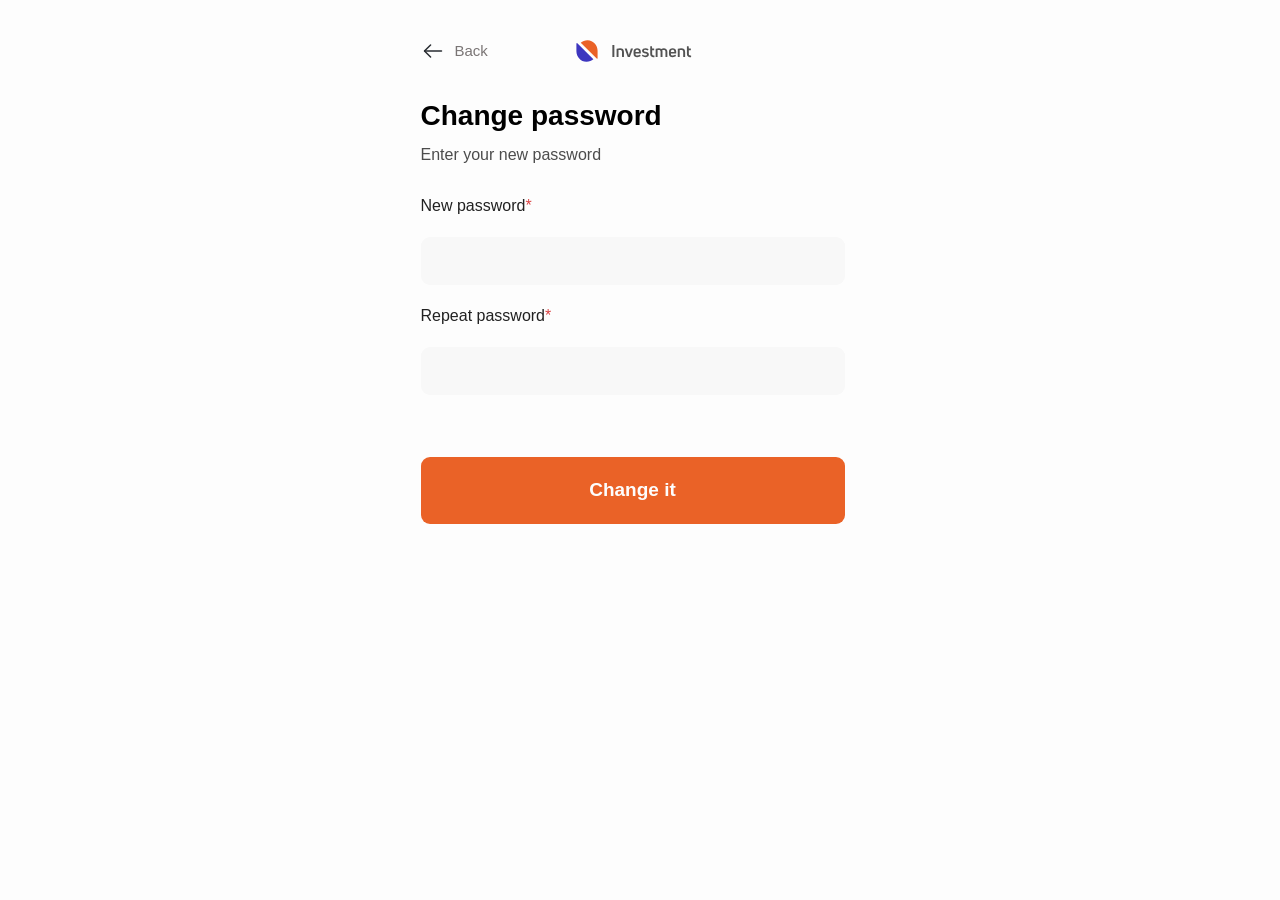
<file: pages/login-register/change-password/index.html>
<!DOCTYPE html>
<html lang="en">
<head>
    <meta charset="UTF-8">
    <meta name="viewport" content="width=device-width, initial-scale=1.0">
    <meta http-equiv="X-UA-Compatible" content="ie=edge">
    <meta name="description" content="Set a new password for your Pool Invest account.">

    <link rel="icon" href="../../../favicon.svg" type="image/svg+xml">
    <link rel=StyleSheet href="../../../reset.css">
    <link href="https://fonts.cdnfonts.com/css/uni-neue" rel="stylesheet">
    <link rel=StyleSheet href="../../../style.css">
    <link rel=StyleSheet href="./style.css">

    <title>pool invest - Change password</title>
</head>
<body>
<header>
    <div class="header-logo">
        <svg aria-hidden="true" width="118" height="26" viewBox="0 0 118 26" fill="none" xmlns="http://www.w3.org/2000/svg">
            <path d="M19.391 21.32C17.5276 22.945 15.0685 23.9092 12.371 23.8333C6.77014 23.6817 2.4043 18.8608 2.4043 13.26V5.64416C2.4043 5.15666 2.9893 4.91832 3.32514 5.26499L19.391 21.32Z"
                  fill="#3D36BF"/>
            <path d="M6.73828 4.65835C8.59078 3.04419 11.0283 2.09085 13.7041 2.16668C19.2616 2.31835 23.5841 7.09584 23.5841 12.6533V20.1934C23.5841 20.6809 22.9991 20.9192 22.6633 20.5725L6.73828 4.65835Z"
                  fill="#EA6227"/>
            <path d="M40.3633 7.345C40.3633 7.1785 40.2801 7.09525 40.1302 7.09525H38.5984C38.4486 7.09525 38.3653 7.1785 38.3653 7.345V18.7502C38.3653 18.9167 38.4486 19 38.5984 19H40.1302C40.2801 19 40.3633 18.9167 40.3633 18.7502V7.345ZM44.279 19C44.4455 19 44.5288 18.9167 44.5288 18.7502V12.0902C44.9117 11.9903 45.5278 11.9071 46.0939 11.9071C47.3093 11.9071 48.0253 12.3733 48.0253 13.9384V18.7502C48.0253 18.9167 48.1252 19 48.275 19H49.7236C49.8734 19 49.9567 18.9167 49.9567 18.7502V13.9051C49.9567 11.2411 48.3916 10.1755 46.0939 10.1755C44.9117 10.1755 43.7462 10.4086 42.7805 10.8248C42.6473 10.8914 42.5974 10.9913 42.5974 11.1245V18.7502C42.5974 18.9167 42.6806 19 42.8471 19H44.279ZM55.6981 19C55.8313 19 55.9312 18.9334 55.9811 18.8002L58.9115 10.6417C58.9615 10.4918 58.8949 10.3753 58.7284 10.3753H57.1633C57.0301 10.3753 56.9302 10.4419 56.8969 10.5584L54.8489 17.002H54.8156L52.7677 10.5584C52.7344 10.4419 52.6345 10.3753 52.4846 10.3753H50.9362C50.7697 10.3753 50.6864 10.4918 50.753 10.6417L53.6668 18.8002C53.7167 18.9334 53.8 19 53.9498 19H55.6981ZM66.8183 13.5887C66.8183 11.1412 65.0368 10.1755 63.2219 10.1755C61.3904 10.1755 59.5589 11.1412 59.5589 13.5887V15.953C59.5589 18.1675 61.3238 19.1998 63.2053 19.1998C64.6205 19.1998 65.7028 18.7502 66.5852 18.0509C66.7184 17.9511 66.7351 17.8178 66.6352 17.7013L65.9525 16.7856C65.8693 16.669 65.7361 16.6524 65.6195 16.7356C65.0035 17.1518 64.3042 17.5015 63.2719 17.5015C62.2063 17.5015 61.507 16.9853 61.507 15.9697V15.5035H66.5686C66.7351 15.5035 66.8183 15.4203 66.8183 15.2704V13.5887ZM64.9369 13.5721V14.005H61.507V13.5721C61.507 12.34 62.2396 11.8738 63.2219 11.8738C64.1543 11.8738 64.9369 12.3566 64.9369 13.5721ZM74.8838 16.4359C74.8838 14.5211 73.1522 14.0882 71.7869 13.8385C70.688 13.622 69.9388 13.4556 69.9388 12.7729C69.9388 12.2235 70.4716 11.8571 71.4539 11.8571C72.2032 11.8571 72.9524 12.0736 73.5685 12.4066C73.7017 12.4732 73.8182 12.4399 73.9015 12.3233L74.5342 11.2577C74.6174 11.1245 74.5841 10.9913 74.4509 10.9247C73.4686 10.3919 72.5029 10.1588 71.5538 10.1588C69.7723 10.1588 68.024 10.9247 68.024 12.7729C68.024 14.7875 70.1386 15.3037 71.3873 15.5368C72.1366 15.67 72.9358 15.8531 72.9358 16.5191C72.9358 17.1518 72.2531 17.4848 71.3873 17.4848C70.5215 17.4848 69.6224 17.1851 68.8732 16.6357C68.7233 16.5358 68.6234 16.5525 68.5402 16.7023L67.9075 17.7845C67.8242 17.9177 67.8242 18.0343 67.9741 18.1175C69.023 18.8834 70.2218 19.1998 71.354 19.1998C73.352 19.1998 74.8838 18.3007 74.8838 16.4359ZM78.1701 15.9863V12.1735H79.935C80.0849 12.1735 80.1848 12.0902 80.1848 11.9404V10.725C80.1848 10.5751 80.0849 10.4918 79.935 10.4918H78.1535L78.0036 8.49385C77.987 8.36065 77.8871 8.2774 77.7539 8.2774H76.4885C76.322 8.2774 76.2387 8.36065 76.2387 8.5105V16.1195C76.2387 18.3173 77.5874 19.1998 79.319 19.1998C79.5687 19.1998 79.9184 19.1832 80.2014 19.1665C80.3679 19.1499 80.4345 19.0333 80.4345 18.9001V17.6347C80.4345 17.4848 80.3346 17.4016 80.1681 17.4016C79.9017 17.4182 79.6353 17.4349 79.4855 17.4349C78.6363 17.4349 78.1701 16.9021 78.1701 15.9863ZM87.2778 10.9414C86.6617 10.4586 85.8459 10.1755 84.8635 10.1755C83.8146 10.1755 82.7656 10.4252 81.8499 10.8248C81.7 10.8914 81.6501 10.9913 81.6501 11.1245V18.7502C81.6501 18.9167 81.7333 19 81.8998 19H83.3317C83.4982 19 83.5815 18.9167 83.5815 18.7502V12.0902C83.9145 11.9903 84.3474 11.9071 84.9135 11.9071C85.9957 11.9071 86.5618 12.4399 86.5618 13.6553V18.7502C86.5618 18.9167 86.6617 19 86.8116 19H88.2435C88.41 19 88.4932 18.9167 88.4932 18.7502V13.6887C88.4932 13.1892 88.41 12.7396 88.2768 12.34C88.7097 12.0569 89.1925 11.9237 89.742 11.9237C90.9408 11.9237 91.4569 12.5731 91.4569 13.6553V18.7502C91.4569 18.9167 91.5402 19 91.69 19H93.1386C93.2884 19 93.3717 18.9167 93.3717 18.7502V13.722C93.3717 11.3909 91.8732 10.1755 89.7919 10.1755C88.8262 10.1755 88.1103 10.4252 87.2778 10.9414ZM102.216 13.5887C102.216 11.1412 100.435 10.1755 98.6201 10.1755C96.7886 10.1755 94.9571 11.1412 94.9571 13.5887V15.953C94.9571 18.1675 96.722 19.1998 98.6034 19.1998C100.019 19.1998 101.101 18.7502 101.983 18.0509C102.117 17.9511 102.133 17.8178 102.033 17.7013L101.351 16.7856C101.267 16.669 101.134 16.6524 101.018 16.7356C100.402 17.1518 99.7023 17.5015 98.67 17.5015C97.6044 17.5015 96.9051 16.9853 96.9051 15.9697V15.5035H101.967C102.133 15.5035 102.216 15.4203 102.216 15.2704V13.5887ZM100.335 13.5721V14.005H96.9051V13.5721C96.9051 12.34 97.6377 11.8738 98.6201 11.8738C99.5525 11.8738 100.335 12.3566 100.335 13.5721ZM105.453 19C105.62 19 105.703 18.9167 105.703 18.7502V12.0902C106.086 11.9903 106.702 11.9071 107.268 11.9071C108.484 11.9071 109.2 12.3733 109.2 13.9384V18.7502C109.2 18.9167 109.3 19 109.449 19H110.898C111.048 19 111.131 18.9167 111.131 18.7502V13.9051C111.131 11.2411 109.566 10.1755 107.268 10.1755C106.086 10.1755 104.921 10.4086 103.955 10.8248C103.822 10.8914 103.772 10.9913 103.772 11.1245V18.7502C103.772 18.9167 103.855 19 104.022 19H105.453ZM114.853 15.9863V12.1735H116.618C116.768 12.1735 116.867 12.0902 116.867 11.9404V10.725C116.867 10.5751 116.768 10.4918 116.618 10.4918H114.836L114.686 8.49385C114.67 8.36065 114.57 8.2774 114.437 8.2774H113.171C113.005 8.2774 112.921 8.36065 112.921 8.5105V16.1195C112.921 18.3173 114.27 19.1998 116.002 19.1998C116.251 19.1998 116.601 19.1832 116.884 19.1665C117.051 19.1499 117.117 19.0333 117.117 18.9001V17.6347C117.117 17.4848 117.017 17.4016 116.851 17.4016C116.584 17.4182 116.318 17.4349 116.168 17.4349C115.319 17.4349 114.853 16.9021 114.853 15.9863Z"
                  fill="#535353"/>
        </svg>
    </div>
    <div class="goback-btn">
        <a href="#" class="hidden-link goback-text">
            <svg aria-hidden="true" width="24" height="24" viewBox="0 0 24 24" fill="none" xmlns="http://www.w3.org/2000/svg">
                <path d="M9.57 5.92999L3.5 12L9.57 18.07" stroke="#292D32" stroke-width="1.5" stroke-miterlimit="10" stroke-linecap="round" stroke-linejoin="round"/>
                <path d="M20.4999 12H3.66992" stroke="#292D32" stroke-width="1.5" stroke-miterlimit="10" stroke-linecap="round" stroke-linejoin="round"/>
            </svg>
            <span>Back</span>
        </a>
    </div>

</header>
<main>
    <div class="head-title">
        <h1>Change password</h1>
        <p>Enter your new password</p>
    </div>
    <form action="#" class="signup-form">

        <div class="passwords">
            <label for="new-password">New password<span class="req-star">*</span></label>
            <input type="password" id="new-password" name="new-password" autocomplete="new-password" minlength="8" title="At least 8 characters" required>
            <label for="repeat-password">Repeat password<span class="req-star">*</span></label>
            <input type="password" id="repeat-password" name="repeat-password" autocomplete="new-password" minlength="8" title="At least 8 characters" required>
        </div>
        <div class="submitactions">
            <div class="submit">
                <label for="submit-btn"></label>
                <input type="submit" id="submit-btn" value="Change it">
            </div>
        </div>
    </form>
</main>
</body>
</html>
</file>
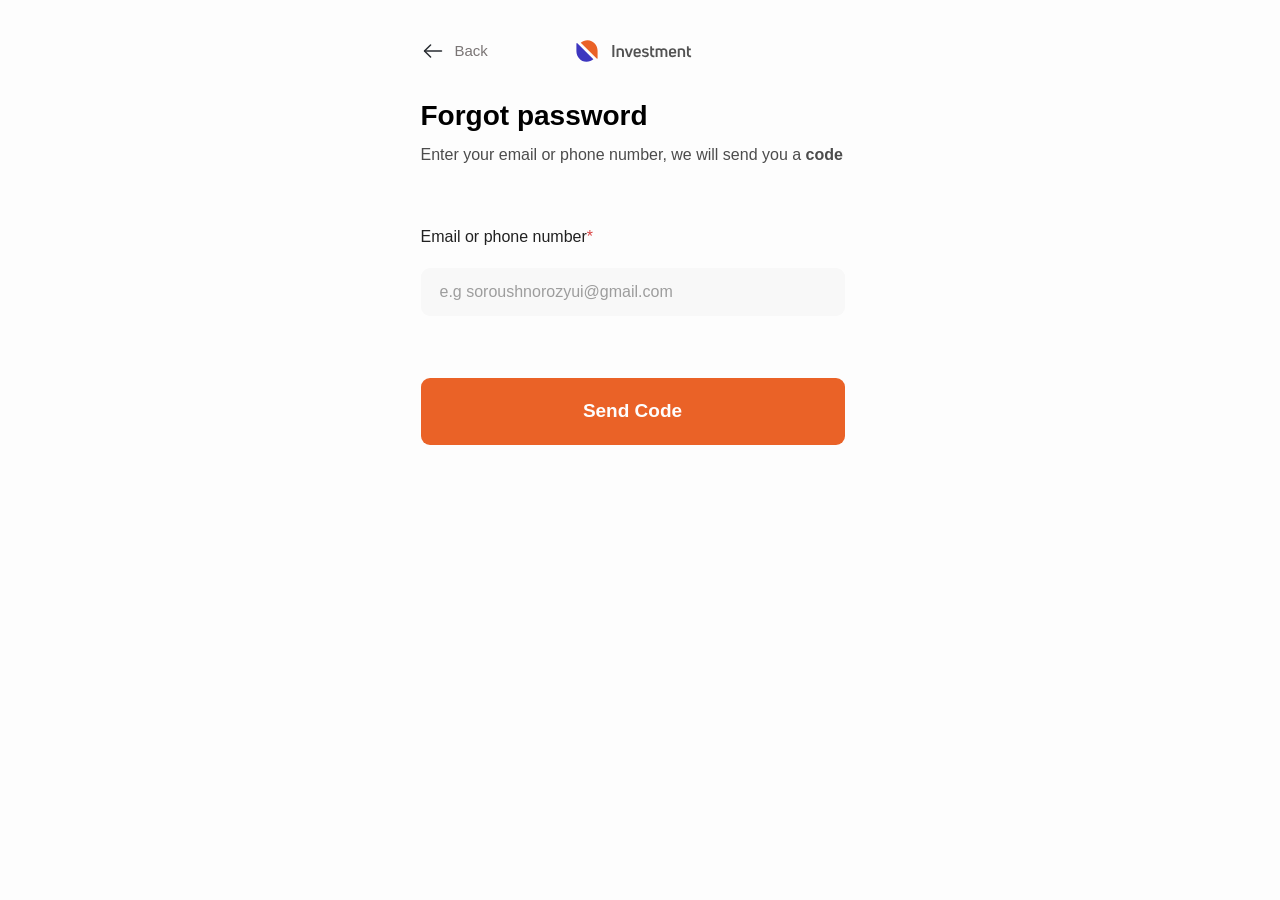
<file: pages/login-register/forget-password/index.html>
<!DOCTYPE html>
<html lang="en">
<head>
    <meta charset="UTF-8">
    <meta name="viewport" content="width=device-width, initial-scale=1.0">
    <meta http-equiv="X-UA-Compatible" content="ie=edge">
    <meta name="description" content="Request a code to reset your Pool Invest password.">

    <link rel="icon" href="../../../favicon.svg" type="image/svg+xml">
    <link rel=StyleSheet href="../../../reset.css">
    <link href="https://fonts.cdnfonts.com/css/uni-neue" rel="stylesheet">
    <link rel=StyleSheet href="../../../style.css">
    <link rel=StyleSheet href="./style.css">

    <title>pool invest - Forgot Password</title>
</head>
<body>
<header>
    <div class="header-logo">
        <svg aria-hidden="true" width="118" height="26" viewBox="0 0 118 26" fill="none" xmlns="http://www.w3.org/2000/svg">
            <path d="M19.391 21.32C17.5276 22.945 15.0685 23.9092 12.371 23.8333C6.77014 23.6817 2.4043 18.8608 2.4043 13.26V5.64416C2.4043 5.15666 2.9893 4.91832 3.32514 5.26499L19.391 21.32Z"
              fill="#3D36BF"/>
            <path d="M6.73828 4.65835C8.59078 3.04419 11.0283 2.09085 13.7041 2.16668C19.2616 2.31835 23.5841 7.09584 23.5841 12.6533V20.1934C23.5841 20.6809 22.9991 20.9192 22.6633 20.5725L6.73828 4.65835Z"
              fill="#EA6227"/>
            <path d="M40.3633 7.345C40.3633 7.1785 40.2801 7.09525 40.1302 7.09525H38.5984C38.4486 7.09525 38.3653 7.1785 38.3653 7.345V18.7502C38.3653 18.9167 38.4486 19 38.5984 19H40.1302C40.2801 19 40.3633 18.9167 40.3633 18.7502V7.345ZM44.279 19C44.4455 19 44.5288 18.9167 44.5288 18.7502V12.0902C44.9117 11.9903 45.5278 11.9071 46.0939 11.9071C47.3093 11.9071 48.0253 12.3733 48.0253 13.9384V18.7502C48.0253 18.9167 48.1252 19 48.275 19H49.7236C49.8734 19 49.9567 18.9167 49.9567 18.7502V13.9051C49.9567 11.2411 48.3916 10.1755 46.0939 10.1755C44.9117 10.1755 43.7462 10.4086 42.7805 10.8248C42.6473 10.8914 42.5974 10.9913 42.5974 11.1245V18.7502C42.5974 18.9167 42.6806 19 42.8471 19H44.279ZM55.6981 19C55.8313 19 55.9312 18.9334 55.9811 18.8002L58.9115 10.6417C58.9615 10.4918 58.8949 10.3753 58.7284 10.3753H57.1633C57.0301 10.3753 56.9302 10.4419 56.8969 10.5584L54.8489 17.002H54.8156L52.7677 10.5584C52.7344 10.4419 52.6345 10.3753 52.4846 10.3753H50.9362C50.7697 10.3753 50.6864 10.4918 50.753 10.6417L53.6668 18.8002C53.7167 18.9334 53.8 19 53.9498 19H55.6981ZM66.8183 13.5887C66.8183 11.1412 65.0368 10.1755 63.2219 10.1755C61.3904 10.1755 59.5589 11.1412 59.5589 13.5887V15.953C59.5589 18.1675 61.3238 19.1998 63.2053 19.1998C64.6205 19.1998 65.7028 18.7502 66.5852 18.0509C66.7184 17.9511 66.7351 17.8178 66.6352 17.7013L65.9525 16.7856C65.8693 16.669 65.7361 16.6524 65.6195 16.7356C65.0035 17.1518 64.3042 17.5015 63.2719 17.5015C62.2063 17.5015 61.507 16.9853 61.507 15.9697V15.5035H66.5686C66.7351 15.5035 66.8183 15.4203 66.8183 15.2704V13.5887ZM64.9369 13.5721V14.005H61.507V13.5721C61.507 12.34 62.2396 11.8738 63.2219 11.8738C64.1543 11.8738 64.9369 12.3566 64.9369 13.5721ZM74.8838 16.4359C74.8838 14.5211 73.1522 14.0882 71.7869 13.8385C70.688 13.622 69.9388 13.4556 69.9388 12.7729C69.9388 12.2235 70.4716 11.8571 71.4539 11.8571C72.2032 11.8571 72.9524 12.0736 73.5685 12.4066C73.7017 12.4732 73.8182 12.4399 73.9015 12.3233L74.5342 11.2577C74.6174 11.1245 74.5841 10.9913 74.4509 10.9247C73.4686 10.3919 72.5029 10.1588 71.5538 10.1588C69.7723 10.1588 68.024 10.9247 68.024 12.7729C68.024 14.7875 70.1386 15.3037 71.3873 15.5368C72.1366 15.67 72.9358 15.8531 72.9358 16.5191C72.9358 17.1518 72.2531 17.4848 71.3873 17.4848C70.5215 17.4848 69.6224 17.1851 68.8732 16.6357C68.7233 16.5358 68.6234 16.5525 68.5402 16.7023L67.9075 17.7845C67.8242 17.9177 67.8242 18.0343 67.9741 18.1175C69.023 18.8834 70.2218 19.1998 71.354 19.1998C73.352 19.1998 74.8838 18.3007 74.8838 16.4359ZM78.1701 15.9863V12.1735H79.935C80.0849 12.1735 80.1848 12.0902 80.1848 11.9404V10.725C80.1848 10.5751 80.0849 10.4918 79.935 10.4918H78.1535L78.0036 8.49385C77.987 8.36065 77.8871 8.2774 77.7539 8.2774H76.4885C76.322 8.2774 76.2387 8.36065 76.2387 8.5105V16.1195C76.2387 18.3173 77.5874 19.1998 79.319 19.1998C79.5687 19.1998 79.9184 19.1832 80.2014 19.1665C80.3679 19.1499 80.4345 19.0333 80.4345 18.9001V17.6347C80.4345 17.4848 80.3346 17.4016 80.1681 17.4016C79.9017 17.4182 79.6353 17.4349 79.4855 17.4349C78.6363 17.4349 78.1701 16.9021 78.1701 15.9863ZM87.2778 10.9414C86.6617 10.4586 85.8459 10.1755 84.8635 10.1755C83.8146 10.1755 82.7656 10.4252 81.8499 10.8248C81.7 10.8914 81.6501 10.9913 81.6501 11.1245V18.7502C81.6501 18.9167 81.7333 19 81.8998 19H83.3317C83.4982 19 83.5815 18.9167 83.5815 18.7502V12.0902C83.9145 11.9903 84.3474 11.9071 84.9135 11.9071C85.9957 11.9071 86.5618 12.4399 86.5618 13.6553V18.7502C86.5618 18.9167 86.6617 19 86.8116 19H88.2435C88.41 19 88.4932 18.9167 88.4932 18.7502V13.6887C88.4932 13.1892 88.41 12.7396 88.2768 12.34C88.7097 12.0569 89.1925 11.9237 89.742 11.9237C90.9408 11.9237 91.4569 12.5731 91.4569 13.6553V18.7502C91.4569 18.9167 91.5402 19 91.69 19H93.1386C93.2884 19 93.3717 18.9167 93.3717 18.7502V13.722C93.3717 11.3909 91.8732 10.1755 89.7919 10.1755C88.8262 10.1755 88.1103 10.4252 87.2778 10.9414ZM102.216 13.5887C102.216 11.1412 100.435 10.1755 98.6201 10.1755C96.7886 10.1755 94.9571 11.1412 94.9571 13.5887V15.953C94.9571 18.1675 96.722 19.1998 98.6034 19.1998C100.019 19.1998 101.101 18.7502 101.983 18.0509C102.117 17.9511 102.133 17.8178 102.033 17.7013L101.351 16.7856C101.267 16.669 101.134 16.6524 101.018 16.7356C100.402 17.1518 99.7023 17.5015 98.67 17.5015C97.6044 17.5015 96.9051 16.9853 96.9051 15.9697V15.5035H101.967C102.133 15.5035 102.216 15.4203 102.216 15.2704V13.5887ZM100.335 13.5721V14.005H96.9051V13.5721C96.9051 12.34 97.6377 11.8738 98.6201 11.8738C99.5525 11.8738 100.335 12.3566 100.335 13.5721ZM105.453 19C105.62 19 105.703 18.9167 105.703 18.7502V12.0902C106.086 11.9903 106.702 11.9071 107.268 11.9071C108.484 11.9071 109.2 12.3733 109.2 13.9384V18.7502C109.2 18.9167 109.3 19 109.449 19H110.898C111.048 19 111.131 18.9167 111.131 18.7502V13.9051C111.131 11.2411 109.566 10.1755 107.268 10.1755C106.086 10.1755 104.921 10.4086 103.955 10.8248C103.822 10.8914 103.772 10.9913 103.772 11.1245V18.7502C103.772 18.9167 103.855 19 104.022 19H105.453ZM114.853 15.9863V12.1735H116.618C116.768 12.1735 116.867 12.0902 116.867 11.9404V10.725C116.867 10.5751 116.768 10.4918 116.618 10.4918H114.836L114.686 8.49385C114.67 8.36065 114.57 8.2774 114.437 8.2774H113.171C113.005 8.2774 112.921 8.36065 112.921 8.5105V16.1195C112.921 18.3173 114.27 19.1998 116.002 19.1998C116.251 19.1998 116.601 19.1832 116.884 19.1665C117.051 19.1499 117.117 19.0333 117.117 18.9001V17.6347C117.117 17.4848 117.017 17.4016 116.851 17.4016C116.584 17.4182 116.318 17.4349 116.168 17.4349C115.319 17.4349 114.853 16.9021 114.853 15.9863Z"
              fill="#535353"/>
        </svg>
    </div>
    <div class="goback-btn">
        <a href="#" class="hidden-link goback-text">
            <svg aria-hidden="true" width="24" height="24" viewBox="0 0 24 24" fill="none" xmlns="http://www.w3.org/2000/svg">
                <path d="M9.57 5.92999L3.5 12L9.57 18.07" stroke="#292D32" stroke-width="1.5" stroke-miterlimit="10" stroke-linecap="round" stroke-linejoin="round"/>
                <path d="M20.4999 12H3.66992" stroke="#292D32" stroke-width="1.5" stroke-miterlimit="10" stroke-linecap="round" stroke-linejoin="round"/>
            </svg>
            <span>Back</span>
        </a>
    </div>

</header>
<main>
    <div class="head-title">
        <h1>Forgot password</h1>
        <p>Enter your email or phone number, we will send you a <span class="bold">code</span></p>
    </div>

    <form action="#" class="signup-form">
        <div class="nameandemial">
            <label for="email-phone">Email or phone number<span class="req-star">*</span></label>
            <input type="text" id="email-phone" name="email-phone" placeholder="e.g soroushnorozyui@gmail.com" autocomplete="username" required>
        </div>

        <div class="submit">
            <label for="submit-btn"></label>
            <input type="submit" id="submit-btn" value="Send Code">
        </div>
    </form>

</main>
</body>
</html>
</file>
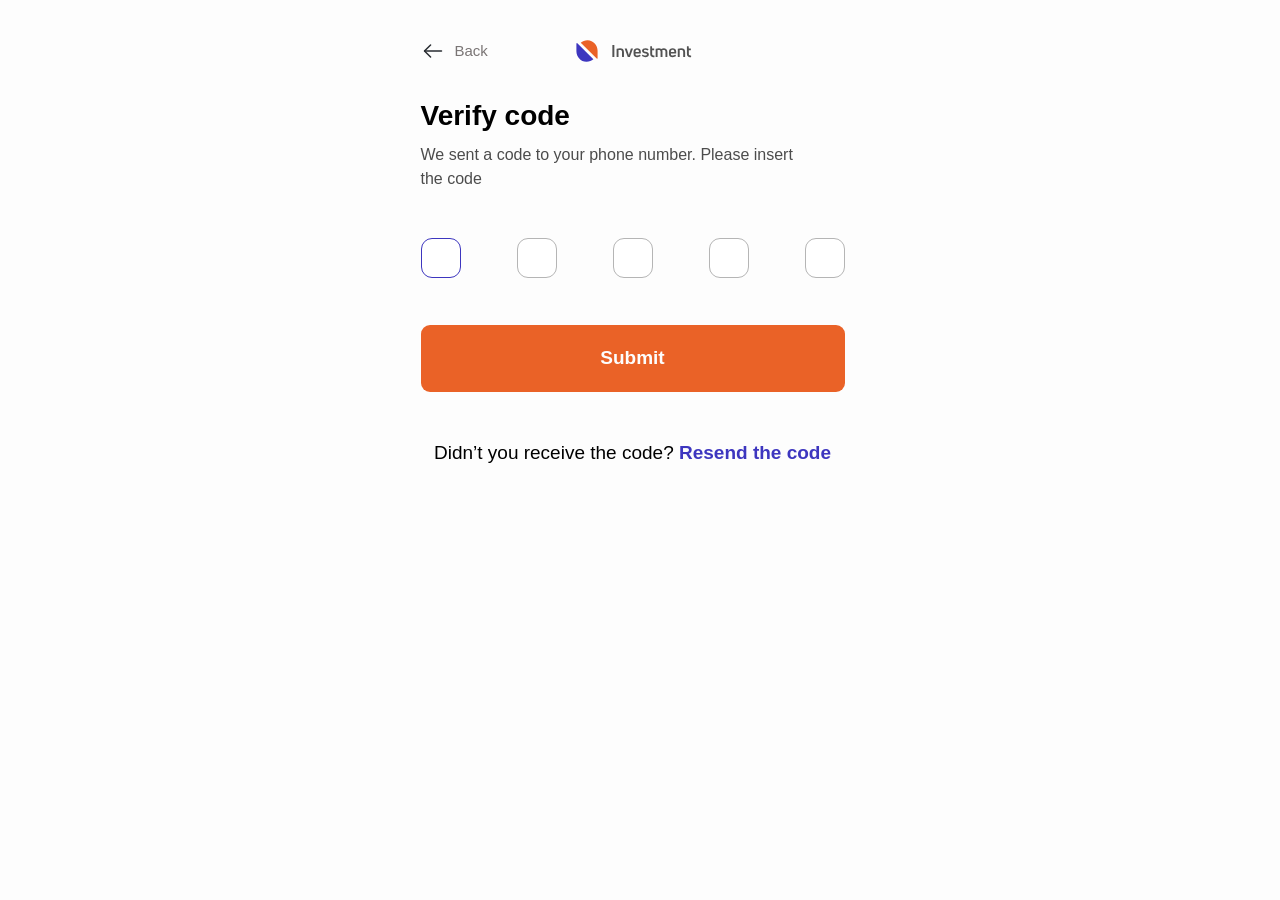
<file: pages/login-register/verify-code/index.html>
<!DOCTYPE html>
<html lang="en">
<head>
    <meta charset="UTF-8">
    <meta name="viewport" content="width=device-width, initial-scale=1.0">
    <meta http-equiv="X-UA-Compatible" content="ie=edge">
    <meta name="description" content="Enter the verification code sent to your phone to verify your Pool Invest account.">

    <link rel="icon" href="../../../favicon.svg" type="image/svg+xml">
    <link rel=StyleSheet href="../../../reset.css">
    <link href="https://fonts.cdnfonts.com/css/uni-neue" rel="stylesheet">
    <link rel=StyleSheet href="../../../style.css">
    <link rel=StyleSheet href="./style.css">

    <title>pool invest - Verify code</title>
</head>
<body>
<header>
    <div class="header-logo">
        <svg aria-hidden="true" width="118" height="26" viewBox="0 0 118 26" fill="none" xmlns="http://www.w3.org/2000/svg">
            <path d="M19.391 21.32C17.5276 22.945 15.0685 23.9092 12.371 23.8333C6.77014 23.6817 2.4043 18.8608 2.4043 13.26V5.64416C2.4043 5.15666 2.9893 4.91832 3.32514 5.26499L19.391 21.32Z"
                  fill="#3D36BF"/>
            <path d="M6.73828 4.65835C8.59078 3.04419 11.0283 2.09085 13.7041 2.16668C19.2616 2.31835 23.5841 7.09584 23.5841 12.6533V20.1934C23.5841 20.6809 22.9991 20.9192 22.6633 20.5725L6.73828 4.65835Z"
                  fill="#EA6227"/>
            <path d="M40.3633 7.345C40.3633 7.1785 40.2801 7.09525 40.1302 7.09525H38.5984C38.4486 7.09525 38.3653 7.1785 38.3653 7.345V18.7502C38.3653 18.9167 38.4486 19 38.5984 19H40.1302C40.2801 19 40.3633 18.9167 40.3633 18.7502V7.345ZM44.279 19C44.4455 19 44.5288 18.9167 44.5288 18.7502V12.0902C44.9117 11.9903 45.5278 11.9071 46.0939 11.9071C47.3093 11.9071 48.0253 12.3733 48.0253 13.9384V18.7502C48.0253 18.9167 48.1252 19 48.275 19H49.7236C49.8734 19 49.9567 18.9167 49.9567 18.7502V13.9051C49.9567 11.2411 48.3916 10.1755 46.0939 10.1755C44.9117 10.1755 43.7462 10.4086 42.7805 10.8248C42.6473 10.8914 42.5974 10.9913 42.5974 11.1245V18.7502C42.5974 18.9167 42.6806 19 42.8471 19H44.279ZM55.6981 19C55.8313 19 55.9312 18.9334 55.9811 18.8002L58.9115 10.6417C58.9615 10.4918 58.8949 10.3753 58.7284 10.3753H57.1633C57.0301 10.3753 56.9302 10.4419 56.8969 10.5584L54.8489 17.002H54.8156L52.7677 10.5584C52.7344 10.4419 52.6345 10.3753 52.4846 10.3753H50.9362C50.7697 10.3753 50.6864 10.4918 50.753 10.6417L53.6668 18.8002C53.7167 18.9334 53.8 19 53.9498 19H55.6981ZM66.8183 13.5887C66.8183 11.1412 65.0368 10.1755 63.2219 10.1755C61.3904 10.1755 59.5589 11.1412 59.5589 13.5887V15.953C59.5589 18.1675 61.3238 19.1998 63.2053 19.1998C64.6205 19.1998 65.7028 18.7502 66.5852 18.0509C66.7184 17.9511 66.7351 17.8178 66.6352 17.7013L65.9525 16.7856C65.8693 16.669 65.7361 16.6524 65.6195 16.7356C65.0035 17.1518 64.3042 17.5015 63.2719 17.5015C62.2063 17.5015 61.507 16.9853 61.507 15.9697V15.5035H66.5686C66.7351 15.5035 66.8183 15.4203 66.8183 15.2704V13.5887ZM64.9369 13.5721V14.005H61.507V13.5721C61.507 12.34 62.2396 11.8738 63.2219 11.8738C64.1543 11.8738 64.9369 12.3566 64.9369 13.5721ZM74.8838 16.4359C74.8838 14.5211 73.1522 14.0882 71.7869 13.8385C70.688 13.622 69.9388 13.4556 69.9388 12.7729C69.9388 12.2235 70.4716 11.8571 71.4539 11.8571C72.2032 11.8571 72.9524 12.0736 73.5685 12.4066C73.7017 12.4732 73.8182 12.4399 73.9015 12.3233L74.5342 11.2577C74.6174 11.1245 74.5841 10.9913 74.4509 10.9247C73.4686 10.3919 72.5029 10.1588 71.5538 10.1588C69.7723 10.1588 68.024 10.9247 68.024 12.7729C68.024 14.7875 70.1386 15.3037 71.3873 15.5368C72.1366 15.67 72.9358 15.8531 72.9358 16.5191C72.9358 17.1518 72.2531 17.4848 71.3873 17.4848C70.5215 17.4848 69.6224 17.1851 68.8732 16.6357C68.7233 16.5358 68.6234 16.5525 68.5402 16.7023L67.9075 17.7845C67.8242 17.9177 67.8242 18.0343 67.9741 18.1175C69.023 18.8834 70.2218 19.1998 71.354 19.1998C73.352 19.1998 74.8838 18.3007 74.8838 16.4359ZM78.1701 15.9863V12.1735H79.935C80.0849 12.1735 80.1848 12.0902 80.1848 11.9404V10.725C80.1848 10.5751 80.0849 10.4918 79.935 10.4918H78.1535L78.0036 8.49385C77.987 8.36065 77.8871 8.2774 77.7539 8.2774H76.4885C76.322 8.2774 76.2387 8.36065 76.2387 8.5105V16.1195C76.2387 18.3173 77.5874 19.1998 79.319 19.1998C79.5687 19.1998 79.9184 19.1832 80.2014 19.1665C80.3679 19.1499 80.4345 19.0333 80.4345 18.9001V17.6347C80.4345 17.4848 80.3346 17.4016 80.1681 17.4016C79.9017 17.4182 79.6353 17.4349 79.4855 17.4349C78.6363 17.4349 78.1701 16.9021 78.1701 15.9863ZM87.2778 10.9414C86.6617 10.4586 85.8459 10.1755 84.8635 10.1755C83.8146 10.1755 82.7656 10.4252 81.8499 10.8248C81.7 10.8914 81.6501 10.9913 81.6501 11.1245V18.7502C81.6501 18.9167 81.7333 19 81.8998 19H83.3317C83.4982 19 83.5815 18.9167 83.5815 18.7502V12.0902C83.9145 11.9903 84.3474 11.9071 84.9135 11.9071C85.9957 11.9071 86.5618 12.4399 86.5618 13.6553V18.7502C86.5618 18.9167 86.6617 19 86.8116 19H88.2435C88.41 19 88.4932 18.9167 88.4932 18.7502V13.6887C88.4932 13.1892 88.41 12.7396 88.2768 12.34C88.7097 12.0569 89.1925 11.9237 89.742 11.9237C90.9408 11.9237 91.4569 12.5731 91.4569 13.6553V18.7502C91.4569 18.9167 91.5402 19 91.69 19H93.1386C93.2884 19 93.3717 18.9167 93.3717 18.7502V13.722C93.3717 11.3909 91.8732 10.1755 89.7919 10.1755C88.8262 10.1755 88.1103 10.4252 87.2778 10.9414ZM102.216 13.5887C102.216 11.1412 100.435 10.1755 98.6201 10.1755C96.7886 10.1755 94.9571 11.1412 94.9571 13.5887V15.953C94.9571 18.1675 96.722 19.1998 98.6034 19.1998C100.019 19.1998 101.101 18.7502 101.983 18.0509C102.117 17.9511 102.133 17.8178 102.033 17.7013L101.351 16.7856C101.267 16.669 101.134 16.6524 101.018 16.7356C100.402 17.1518 99.7023 17.5015 98.67 17.5015C97.6044 17.5015 96.9051 16.9853 96.9051 15.9697V15.5035H101.967C102.133 15.5035 102.216 15.4203 102.216 15.2704V13.5887ZM100.335 13.5721V14.005H96.9051V13.5721C96.9051 12.34 97.6377 11.8738 98.6201 11.8738C99.5525 11.8738 100.335 12.3566 100.335 13.5721ZM105.453 19C105.62 19 105.703 18.9167 105.703 18.7502V12.0902C106.086 11.9903 106.702 11.9071 107.268 11.9071C108.484 11.9071 109.2 12.3733 109.2 13.9384V18.7502C109.2 18.9167 109.3 19 109.449 19H110.898C111.048 19 111.131 18.9167 111.131 18.7502V13.9051C111.131 11.2411 109.566 10.1755 107.268 10.1755C106.086 10.1755 104.921 10.4086 103.955 10.8248C103.822 10.8914 103.772 10.9913 103.772 11.1245V18.7502C103.772 18.9167 103.855 19 104.022 19H105.453ZM114.853 15.9863V12.1735H116.618C116.768 12.1735 116.867 12.0902 116.867 11.9404V10.725C116.867 10.5751 116.768 10.4918 116.618 10.4918H114.836L114.686 8.49385C114.67 8.36065 114.57 8.2774 114.437 8.2774H113.171C113.005 8.2774 112.921 8.36065 112.921 8.5105V16.1195C112.921 18.3173 114.27 19.1998 116.002 19.1998C116.251 19.1998 116.601 19.1832 116.884 19.1665C117.051 19.1499 117.117 19.0333 117.117 18.9001V17.6347C117.117 17.4848 117.017 17.4016 116.851 17.4016C116.584 17.4182 116.318 17.4349 116.168 17.4349C115.319 17.4349 114.853 16.9021 114.853 15.9863Z"
                  fill="#535353"/>
        </svg>
    </div>
    <div class="goback-btn">
        <a href="#" class="hidden-link goback-text">
            <svg aria-hidden="true" width="24" height="24" viewBox="0 0 24 24" fill="none" xmlns="http://www.w3.org/2000/svg">
                <path d="M9.57 5.92999L3.5 12L9.57 18.07" stroke="#292D32" stroke-width="1.5" stroke-miterlimit="10" stroke-linecap="round" stroke-linejoin="round"/>
                <path d="M20.4999 12H3.66992" stroke="#292D32" stroke-width="1.5" stroke-miterlimit="10" stroke-linecap="round" stroke-linejoin="round"/>
            </svg>
            <span>Back</span>
        </a>
    </div>

</header>
<main>
    <div class="head-title">
        <h1>Verify code</h1>
        <p>We sent a code to your phone number. Please insert the code</p>
    </div>
    <form class="signup-form">
        <fieldset class="code-inputs" aria-label="5-digit verification code">
            <input type="text" id="code-1" name="code-1" maxlength="1" inputmode="numeric" pattern="[0-9]*" autocomplete="one-time-code" aria-label="Digit 1" required autofocus>
            <input type="text" id="code-2" name="code-2" maxlength="1" inputmode="numeric" pattern="[0-9]*" autocomplete="one-time-code" aria-label="Digit 2" required>
            <input type="text" id="code-3" name="code-3" maxlength="1" inputmode="numeric" pattern="[0-9]*" autocomplete="one-time-code" aria-label="Digit 3" required>
            <input type="text" id="code-4" name="code-4" maxlength="1" inputmode="numeric" pattern="[0-9]*" autocomplete="one-time-code" aria-label="Digit 4" required>
            <input type="text" id="code-5" name="code-5" maxlength="1" inputmode="numeric" pattern="[0-9]*" autocomplete="one-time-code" aria-label="Digit 5" required>
        </fieldset>
        <div class="submit">
            <label for="submit-btn"></label>
            <input type="submit" id="submit-btn" value="Submit">
            <p class="go-to-login">Didn’t you receive the code? <a href="#" class="link-bold">Resend the code</a></p>
        </div>

    </form>
</main>
</body>
</html>
</file>
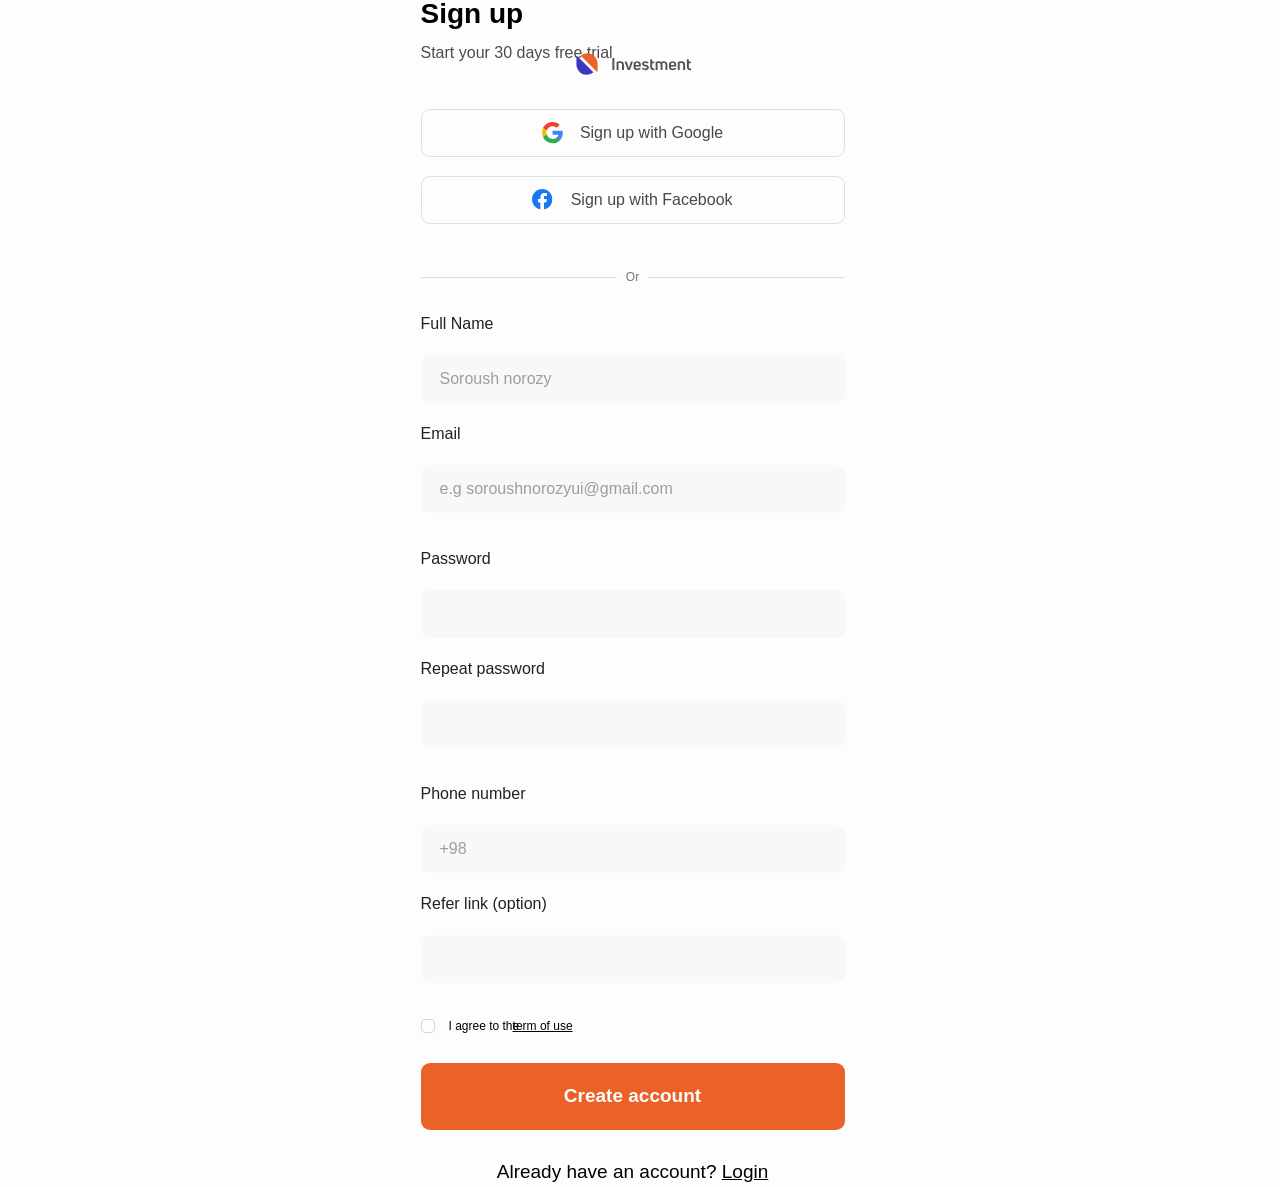
<file: register.html>
<!DOCTYPE html>
<html lang="en">
<head>
    <meta charset="UTF-8">
    <meta name="viewport" content="width=device-width, initial-scale=1.0">
    <meta http-equiv="X-UA-Compatible" content="ie=edge">
    <link rel=StyleSheet href="/reset.css">
    <link href="https://fonts.cdnfonts.com/css/uni-neue" rel="stylesheet">
    <link rel=StyleSheet href="/style.css">
    <title>sign up to pool invest</title>
</head>
<body>
<header class="header-logo">

    <svg width="118" height="26" viewBox="0 0 118 26" fill="none" xmlns="http://www.w3.org/2000/svg">
        <path d="M19.391 21.32C17.5276 22.945 15.0685 23.9092 12.371 23.8333C6.77014 23.6817 2.4043 18.8608 2.4043 13.26V5.64416C2.4043 5.15666 2.9893 4.91832 3.32514 5.26499L19.391 21.32Z"
              fill="#3D36BF"/>
        <path d="M6.73828 4.65835C8.59078 3.04419 11.0283 2.09085 13.7041 2.16668C19.2616 2.31835 23.5841 7.09584 23.5841 12.6533V20.1934C23.5841 20.6809 22.9991 20.9192 22.6633 20.5725L6.73828 4.65835Z"
              fill="#EA6227"/>
        <path d="M40.3633 7.345C40.3633 7.1785 40.2801 7.09525 40.1302 7.09525H38.5984C38.4486 7.09525 38.3653 7.1785 38.3653 7.345V18.7502C38.3653 18.9167 38.4486 19 38.5984 19H40.1302C40.2801 19 40.3633 18.9167 40.3633 18.7502V7.345ZM44.279 19C44.4455 19 44.5288 18.9167 44.5288 18.7502V12.0902C44.9117 11.9903 45.5278 11.9071 46.0939 11.9071C47.3093 11.9071 48.0253 12.3733 48.0253 13.9384V18.7502C48.0253 18.9167 48.1252 19 48.275 19H49.7236C49.8734 19 49.9567 18.9167 49.9567 18.7502V13.9051C49.9567 11.2411 48.3916 10.1755 46.0939 10.1755C44.9117 10.1755 43.7462 10.4086 42.7805 10.8248C42.6473 10.8914 42.5974 10.9913 42.5974 11.1245V18.7502C42.5974 18.9167 42.6806 19 42.8471 19H44.279ZM55.6981 19C55.8313 19 55.9312 18.9334 55.9811 18.8002L58.9115 10.6417C58.9615 10.4918 58.8949 10.3753 58.7284 10.3753H57.1633C57.0301 10.3753 56.9302 10.4419 56.8969 10.5584L54.8489 17.002H54.8156L52.7677 10.5584C52.7344 10.4419 52.6345 10.3753 52.4846 10.3753H50.9362C50.7697 10.3753 50.6864 10.4918 50.753 10.6417L53.6668 18.8002C53.7167 18.9334 53.8 19 53.9498 19H55.6981ZM66.8183 13.5887C66.8183 11.1412 65.0368 10.1755 63.2219 10.1755C61.3904 10.1755 59.5589 11.1412 59.5589 13.5887V15.953C59.5589 18.1675 61.3238 19.1998 63.2053 19.1998C64.6205 19.1998 65.7028 18.7502 66.5852 18.0509C66.7184 17.9511 66.7351 17.8178 66.6352 17.7013L65.9525 16.7856C65.8693 16.669 65.7361 16.6524 65.6195 16.7356C65.0035 17.1518 64.3042 17.5015 63.2719 17.5015C62.2063 17.5015 61.507 16.9853 61.507 15.9697V15.5035H66.5686C66.7351 15.5035 66.8183 15.4203 66.8183 15.2704V13.5887ZM64.9369 13.5721V14.005H61.507V13.5721C61.507 12.34 62.2396 11.8738 63.2219 11.8738C64.1543 11.8738 64.9369 12.3566 64.9369 13.5721ZM74.8838 16.4359C74.8838 14.5211 73.1522 14.0882 71.7869 13.8385C70.688 13.622 69.9388 13.4556 69.9388 12.7729C69.9388 12.2235 70.4716 11.8571 71.4539 11.8571C72.2032 11.8571 72.9524 12.0736 73.5685 12.4066C73.7017 12.4732 73.8182 12.4399 73.9015 12.3233L74.5342 11.2577C74.6174 11.1245 74.5841 10.9913 74.4509 10.9247C73.4686 10.3919 72.5029 10.1588 71.5538 10.1588C69.7723 10.1588 68.024 10.9247 68.024 12.7729C68.024 14.7875 70.1386 15.3037 71.3873 15.5368C72.1366 15.67 72.9358 15.8531 72.9358 16.5191C72.9358 17.1518 72.2531 17.4848 71.3873 17.4848C70.5215 17.4848 69.6224 17.1851 68.8732 16.6357C68.7233 16.5358 68.6234 16.5525 68.5402 16.7023L67.9075 17.7845C67.8242 17.9177 67.8242 18.0343 67.9741 18.1175C69.023 18.8834 70.2218 19.1998 71.354 19.1998C73.352 19.1998 74.8838 18.3007 74.8838 16.4359ZM78.1701 15.9863V12.1735H79.935C80.0849 12.1735 80.1848 12.0902 80.1848 11.9404V10.725C80.1848 10.5751 80.0849 10.4918 79.935 10.4918H78.1535L78.0036 8.49385C77.987 8.36065 77.8871 8.2774 77.7539 8.2774H76.4885C76.322 8.2774 76.2387 8.36065 76.2387 8.5105V16.1195C76.2387 18.3173 77.5874 19.1998 79.319 19.1998C79.5687 19.1998 79.9184 19.1832 80.2014 19.1665C80.3679 19.1499 80.4345 19.0333 80.4345 18.9001V17.6347C80.4345 17.4848 80.3346 17.4016 80.1681 17.4016C79.9017 17.4182 79.6353 17.4349 79.4855 17.4349C78.6363 17.4349 78.1701 16.9021 78.1701 15.9863ZM87.2778 10.9414C86.6617 10.4586 85.8459 10.1755 84.8635 10.1755C83.8146 10.1755 82.7656 10.4252 81.8499 10.8248C81.7 10.8914 81.6501 10.9913 81.6501 11.1245V18.7502C81.6501 18.9167 81.7333 19 81.8998 19H83.3317C83.4982 19 83.5815 18.9167 83.5815 18.7502V12.0902C83.9145 11.9903 84.3474 11.9071 84.9135 11.9071C85.9957 11.9071 86.5618 12.4399 86.5618 13.6553V18.7502C86.5618 18.9167 86.6617 19 86.8116 19H88.2435C88.41 19 88.4932 18.9167 88.4932 18.7502V13.6887C88.4932 13.1892 88.41 12.7396 88.2768 12.34C88.7097 12.0569 89.1925 11.9237 89.742 11.9237C90.9408 11.9237 91.4569 12.5731 91.4569 13.6553V18.7502C91.4569 18.9167 91.5402 19 91.69 19H93.1386C93.2884 19 93.3717 18.9167 93.3717 18.7502V13.722C93.3717 11.3909 91.8732 10.1755 89.7919 10.1755C88.8262 10.1755 88.1103 10.4252 87.2778 10.9414ZM102.216 13.5887C102.216 11.1412 100.435 10.1755 98.6201 10.1755C96.7886 10.1755 94.9571 11.1412 94.9571 13.5887V15.953C94.9571 18.1675 96.722 19.1998 98.6034 19.1998C100.019 19.1998 101.101 18.7502 101.983 18.0509C102.117 17.9511 102.133 17.8178 102.033 17.7013L101.351 16.7856C101.267 16.669 101.134 16.6524 101.018 16.7356C100.402 17.1518 99.7023 17.5015 98.67 17.5015C97.6044 17.5015 96.9051 16.9853 96.9051 15.9697V15.5035H101.967C102.133 15.5035 102.216 15.4203 102.216 15.2704V13.5887ZM100.335 13.5721V14.005H96.9051V13.5721C96.9051 12.34 97.6377 11.8738 98.6201 11.8738C99.5525 11.8738 100.335 12.3566 100.335 13.5721ZM105.453 19C105.62 19 105.703 18.9167 105.703 18.7502V12.0902C106.086 11.9903 106.702 11.9071 107.268 11.9071C108.484 11.9071 109.2 12.3733 109.2 13.9384V18.7502C109.2 18.9167 109.3 19 109.449 19H110.898C111.048 19 111.131 18.9167 111.131 18.7502V13.9051C111.131 11.2411 109.566 10.1755 107.268 10.1755C106.086 10.1755 104.921 10.4086 103.955 10.8248C103.822 10.8914 103.772 10.9913 103.772 11.1245V18.7502C103.772 18.9167 103.855 19 104.022 19H105.453ZM114.853 15.9863V12.1735H116.618C116.768 12.1735 116.867 12.0902 116.867 11.9404V10.725C116.867 10.5751 116.768 10.4918 116.618 10.4918H114.836L114.686 8.49385C114.67 8.36065 114.57 8.2774 114.437 8.2774H113.171C113.005 8.2774 112.921 8.36065 112.921 8.5105V16.1195C112.921 18.3173 114.27 19.1998 116.002 19.1998C116.251 19.1998 116.601 19.1832 116.884 19.1665C117.051 19.1499 117.117 19.0333 117.117 18.9001V17.6347C117.117 17.4848 117.017 17.4016 116.851 17.4016C116.584 17.4182 116.318 17.4349 116.168 17.4349C115.319 17.4349 114.853 16.9021 114.853 15.9863Z"
              fill="#535353"/>
    </svg>
</header>
<main class="container">
    <div class="signup-box">
        <div class="head-title">
            <h1>Sign up</h1>
            <p>Start your 30 days free trial</p>
        </div>
        <div class="signup-btns">
            <button>
                <svg width="21" height="22" viewBox="0 0 21 22" fill="none" xmlns="http://www.w3.org/2000/svg">
                    <path d="M20.7713 10.8381C20.7713 10.1179 20.7129 9.3939 20.5883 8.68542H10.5957V12.765H16.318C16.0806 14.0807 15.3176 15.2447 14.2004 15.9843V18.6313H17.6143C19.619 16.7862 20.7713 14.0613 20.7713 10.8381Z"
                          fill="#4285F4"/>
                    <path d="M10.594 21.1888C13.4513 21.1888 15.8609 20.2507 17.6165 18.6313L14.2026 15.9842C13.2528 16.6304 12.0266 16.9963 10.5979 16.9963C7.83411 16.9963 5.49069 15.1317 4.64986 12.6248H1.12695V15.3536C2.92539 18.931 6.58844 21.1888 10.594 21.1888Z"
                          fill="#34A853"/>
                    <path d="M4.64596 12.6248C4.20219 11.3091 4.20219 9.88432 4.64596 8.56858V5.83978H1.12694C-0.375647 8.83328 -0.375647 12.3601 1.12694 15.3536L4.64596 12.6248Z"
                          fill="#FBBC04"/>
                    <path d="M10.594 4.19317C12.1044 4.16982 13.5642 4.73815 14.658 5.7814L17.6827 2.75676C15.7675 0.958323 13.2255 -0.0304278 10.594 0.00071392C6.58844 0.00071392 2.92539 2.25849 1.12695 5.83979L4.64597 8.56859C5.48291 6.05779 7.83022 4.19317 10.594 4.19317Z"
                          fill="#EA4335"/>
                </svg>

                Sign up with Google
            </button>

            <button>
                <svg width="21.19" height="21.19" viewBox="0 0 22 22" fill="none" xmlns="http://www.w3.org/2000/svg">
                    <g clip-path="url(#clip0_362_4642)">
                        <path d="M21.1881 10.594C21.1881 4.74311 16.445 0 10.594 0C4.74311 0 0 4.74311 0 10.594C0 15.8817 3.87406 20.2646 8.93872 21.0594V13.6564H6.24883V10.594H8.93872V8.26004C8.93872 5.60491 10.5204 4.1383 12.9402 4.1383C14.099 4.1383 15.3117 4.34521 15.3117 4.34521V6.95234H13.9759C12.6599 6.95234 12.2494 7.76903 12.2494 8.60765V10.594H15.1875L14.7178 13.6564H12.2494V21.0594C17.314 20.2646 21.1881 15.8817 21.1881 10.594Z"
                              fill="#1877F2"/>
                        <path d="M14.7171 13.6564L15.1868 10.594H12.2486V8.60766C12.2486 7.76987 12.6591 6.95235 13.9751 6.95235H15.3109V4.34522C15.3109 4.34522 14.0986 4.13831 12.9395 4.13831C10.5196 4.13831 8.93794 5.60492 8.93794 8.26005V10.594H6.24805V13.6564H8.93794V21.0594C10.0348 21.231 11.1517 21.231 12.2486 21.0594V13.6564H14.7171Z"
                              fill="white"/>
                    </g>
                    <defs>
                        <clipPath id="clip0_362_4642">
                            <rect width="21.1881" height="21.1881" fill="white"/>
                        </clipPath>
                    </defs>
                </svg>

                Sign up with Facebook
            </button>
        </div>
    </div>
    <div class="divider">
        <span>Or</span>
    </div>
    <form action="#" class="signup-form">
        <div class="nameandemial">
            <label for="fullname">Full Name
            </label>
            <input type="text" id="fullname" name="fullname" placeholder="Soroush norozy" required>
            <label for="email">Email</label>
            <input type="email" id="email" name="email" placeholder="e.g soroushnorozyui@gmail.com" required>
        </div>
        <div class="passwords">
            <label for="password">Password</label>
            <input type="password" id="password" name="password" required>
            <label for="repeat-password">Repeat password</label>
            <input type="password" id="repeat-password" name="repeat-password" required>
        </div>
        <div class="numberandrefer">
            <label for="phon-number">Phone number</label>
            <input type="tel" id="phon-number" name="phon-number" placeholder="+98" required>
            <label for="ref-link">Refer link <span>(option)</span></label>
            <input type="text" id="ref-link" name="ref-link" required>
        </div>
        <div class="submitactions">
            <div class="agree-terms">
                <input type="checkbox" id="agree-term" name="agree-term" required>
                <label for="agree-term">I agree to the <a href="#">term of use</a></label>
            </div>
            <div class="submit">
                <label for="submit-btn"></label>
                <input type="submit" id="submit-btn" value="Create account">
                <p class="go-to-login">Already have an account? <a href="./login.html">Login</a></p>
            </div>
        </div>
    </form>

</main>
</body>
</html>
</file>
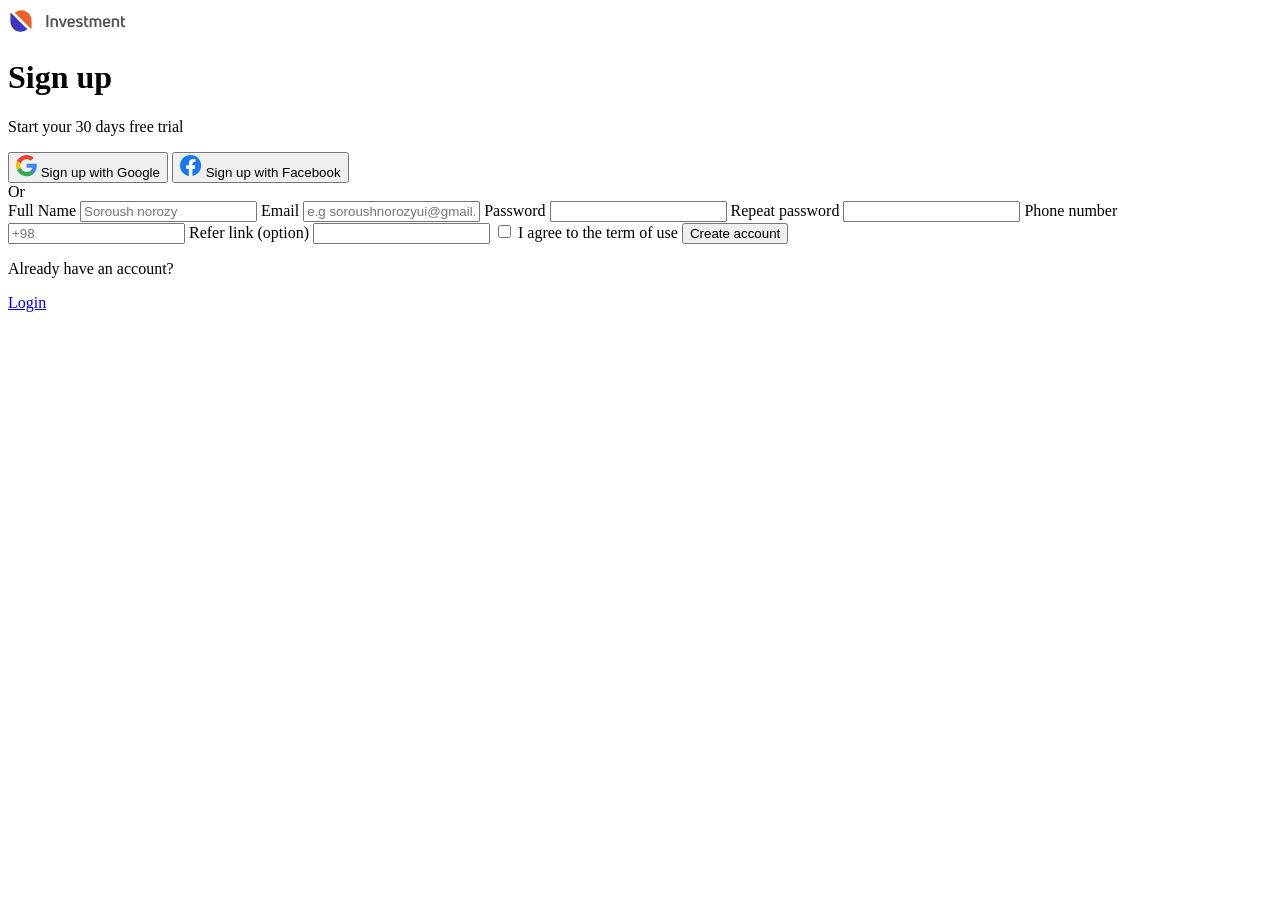
<file: signup.html>
<!DOCTYPE html>
<html lang="en">
<head>
    <meta charset="UTF-8">
    <title>sign up to pool invest</title>
</head>
<body>
<header>

    <svg width="118" height="26" viewBox="0 0 118 26" fill="none" xmlns="http://www.w3.org/2000/svg">
        <path d="M19.391 21.32C17.5276 22.945 15.0685 23.9092 12.371 23.8333C6.77014 23.6817 2.4043 18.8608 2.4043 13.26V5.64416C2.4043 5.15666 2.9893 4.91832 3.32514 5.26499L19.391 21.32Z" fill="#3D36BF"/>
        <path d="M6.73828 4.65835C8.59078 3.04419 11.0283 2.09085 13.7041 2.16668C19.2616 2.31835 23.5841 7.09584 23.5841 12.6533V20.1934C23.5841 20.6809 22.9991 20.9192 22.6633 20.5725L6.73828 4.65835Z" fill="#EA6227"/>
        <path d="M40.3633 7.345C40.3633 7.1785 40.2801 7.09525 40.1302 7.09525H38.5984C38.4486 7.09525 38.3653 7.1785 38.3653 7.345V18.7502C38.3653 18.9167 38.4486 19 38.5984 19H40.1302C40.2801 19 40.3633 18.9167 40.3633 18.7502V7.345ZM44.279 19C44.4455 19 44.5288 18.9167 44.5288 18.7502V12.0902C44.9117 11.9903 45.5278 11.9071 46.0939 11.9071C47.3093 11.9071 48.0253 12.3733 48.0253 13.9384V18.7502C48.0253 18.9167 48.1252 19 48.275 19H49.7236C49.8734 19 49.9567 18.9167 49.9567 18.7502V13.9051C49.9567 11.2411 48.3916 10.1755 46.0939 10.1755C44.9117 10.1755 43.7462 10.4086 42.7805 10.8248C42.6473 10.8914 42.5974 10.9913 42.5974 11.1245V18.7502C42.5974 18.9167 42.6806 19 42.8471 19H44.279ZM55.6981 19C55.8313 19 55.9312 18.9334 55.9811 18.8002L58.9115 10.6417C58.9615 10.4918 58.8949 10.3753 58.7284 10.3753H57.1633C57.0301 10.3753 56.9302 10.4419 56.8969 10.5584L54.8489 17.002H54.8156L52.7677 10.5584C52.7344 10.4419 52.6345 10.3753 52.4846 10.3753H50.9362C50.7697 10.3753 50.6864 10.4918 50.753 10.6417L53.6668 18.8002C53.7167 18.9334 53.8 19 53.9498 19H55.6981ZM66.8183 13.5887C66.8183 11.1412 65.0368 10.1755 63.2219 10.1755C61.3904 10.1755 59.5589 11.1412 59.5589 13.5887V15.953C59.5589 18.1675 61.3238 19.1998 63.2053 19.1998C64.6205 19.1998 65.7028 18.7502 66.5852 18.0509C66.7184 17.9511 66.7351 17.8178 66.6352 17.7013L65.9525 16.7856C65.8693 16.669 65.7361 16.6524 65.6195 16.7356C65.0035 17.1518 64.3042 17.5015 63.2719 17.5015C62.2063 17.5015 61.507 16.9853 61.507 15.9697V15.5035H66.5686C66.7351 15.5035 66.8183 15.4203 66.8183 15.2704V13.5887ZM64.9369 13.5721V14.005H61.507V13.5721C61.507 12.34 62.2396 11.8738 63.2219 11.8738C64.1543 11.8738 64.9369 12.3566 64.9369 13.5721ZM74.8838 16.4359C74.8838 14.5211 73.1522 14.0882 71.7869 13.8385C70.688 13.622 69.9388 13.4556 69.9388 12.7729C69.9388 12.2235 70.4716 11.8571 71.4539 11.8571C72.2032 11.8571 72.9524 12.0736 73.5685 12.4066C73.7017 12.4732 73.8182 12.4399 73.9015 12.3233L74.5342 11.2577C74.6174 11.1245 74.5841 10.9913 74.4509 10.9247C73.4686 10.3919 72.5029 10.1588 71.5538 10.1588C69.7723 10.1588 68.024 10.9247 68.024 12.7729C68.024 14.7875 70.1386 15.3037 71.3873 15.5368C72.1366 15.67 72.9358 15.8531 72.9358 16.5191C72.9358 17.1518 72.2531 17.4848 71.3873 17.4848C70.5215 17.4848 69.6224 17.1851 68.8732 16.6357C68.7233 16.5358 68.6234 16.5525 68.5402 16.7023L67.9075 17.7845C67.8242 17.9177 67.8242 18.0343 67.9741 18.1175C69.023 18.8834 70.2218 19.1998 71.354 19.1998C73.352 19.1998 74.8838 18.3007 74.8838 16.4359ZM78.1701 15.9863V12.1735H79.935C80.0849 12.1735 80.1848 12.0902 80.1848 11.9404V10.725C80.1848 10.5751 80.0849 10.4918 79.935 10.4918H78.1535L78.0036 8.49385C77.987 8.36065 77.8871 8.2774 77.7539 8.2774H76.4885C76.322 8.2774 76.2387 8.36065 76.2387 8.5105V16.1195C76.2387 18.3173 77.5874 19.1998 79.319 19.1998C79.5687 19.1998 79.9184 19.1832 80.2014 19.1665C80.3679 19.1499 80.4345 19.0333 80.4345 18.9001V17.6347C80.4345 17.4848 80.3346 17.4016 80.1681 17.4016C79.9017 17.4182 79.6353 17.4349 79.4855 17.4349C78.6363 17.4349 78.1701 16.9021 78.1701 15.9863ZM87.2778 10.9414C86.6617 10.4586 85.8459 10.1755 84.8635 10.1755C83.8146 10.1755 82.7656 10.4252 81.8499 10.8248C81.7 10.8914 81.6501 10.9913 81.6501 11.1245V18.7502C81.6501 18.9167 81.7333 19 81.8998 19H83.3317C83.4982 19 83.5815 18.9167 83.5815 18.7502V12.0902C83.9145 11.9903 84.3474 11.9071 84.9135 11.9071C85.9957 11.9071 86.5618 12.4399 86.5618 13.6553V18.7502C86.5618 18.9167 86.6617 19 86.8116 19H88.2435C88.41 19 88.4932 18.9167 88.4932 18.7502V13.6887C88.4932 13.1892 88.41 12.7396 88.2768 12.34C88.7097 12.0569 89.1925 11.9237 89.742 11.9237C90.9408 11.9237 91.4569 12.5731 91.4569 13.6553V18.7502C91.4569 18.9167 91.5402 19 91.69 19H93.1386C93.2884 19 93.3717 18.9167 93.3717 18.7502V13.722C93.3717 11.3909 91.8732 10.1755 89.7919 10.1755C88.8262 10.1755 88.1103 10.4252 87.2778 10.9414ZM102.216 13.5887C102.216 11.1412 100.435 10.1755 98.6201 10.1755C96.7886 10.1755 94.9571 11.1412 94.9571 13.5887V15.953C94.9571 18.1675 96.722 19.1998 98.6034 19.1998C100.019 19.1998 101.101 18.7502 101.983 18.0509C102.117 17.9511 102.133 17.8178 102.033 17.7013L101.351 16.7856C101.267 16.669 101.134 16.6524 101.018 16.7356C100.402 17.1518 99.7023 17.5015 98.67 17.5015C97.6044 17.5015 96.9051 16.9853 96.9051 15.9697V15.5035H101.967C102.133 15.5035 102.216 15.4203 102.216 15.2704V13.5887ZM100.335 13.5721V14.005H96.9051V13.5721C96.9051 12.34 97.6377 11.8738 98.6201 11.8738C99.5525 11.8738 100.335 12.3566 100.335 13.5721ZM105.453 19C105.62 19 105.703 18.9167 105.703 18.7502V12.0902C106.086 11.9903 106.702 11.9071 107.268 11.9071C108.484 11.9071 109.2 12.3733 109.2 13.9384V18.7502C109.2 18.9167 109.3 19 109.449 19H110.898C111.048 19 111.131 18.9167 111.131 18.7502V13.9051C111.131 11.2411 109.566 10.1755 107.268 10.1755C106.086 10.1755 104.921 10.4086 103.955 10.8248C103.822 10.8914 103.772 10.9913 103.772 11.1245V18.7502C103.772 18.9167 103.855 19 104.022 19H105.453ZM114.853 15.9863V12.1735H116.618C116.768 12.1735 116.867 12.0902 116.867 11.9404V10.725C116.867 10.5751 116.768 10.4918 116.618 10.4918H114.836L114.686 8.49385C114.67 8.36065 114.57 8.2774 114.437 8.2774H113.171C113.005 8.2774 112.921 8.36065 112.921 8.5105V16.1195C112.921 18.3173 114.27 19.1998 116.002 19.1998C116.251 19.1998 116.601 19.1832 116.884 19.1665C117.051 19.1499 117.117 19.0333 117.117 18.9001V17.6347C117.117 17.4848 117.017 17.4016 116.851 17.4016C116.584 17.4182 116.318 17.4349 116.168 17.4349C115.319 17.4349 114.853 16.9021 114.853 15.9863Z" fill="#535353"/>
    </svg>
</header>
<main>
    <h1>Sign up</h1>
    <p>Start your 30 days free trial</p>
    <button>
        <svg width="21" height="22" viewBox="0 0 21 22" fill="none" xmlns="http://www.w3.org/2000/svg">
            <path d="M20.7713 10.8381C20.7713 10.1179 20.7129 9.3939 20.5883 8.68542H10.5957V12.765H16.318C16.0806 14.0807 15.3176 15.2447 14.2004 15.9843V18.6313H17.6143C19.619 16.7862 20.7713 14.0613 20.7713 10.8381Z" fill="#4285F4"/>
            <path d="M10.594 21.1888C13.4513 21.1888 15.8609 20.2507 17.6165 18.6313L14.2026 15.9842C13.2528 16.6304 12.0266 16.9963 10.5979 16.9963C7.83411 16.9963 5.49069 15.1317 4.64986 12.6248H1.12695V15.3536C2.92539 18.931 6.58844 21.1888 10.594 21.1888Z" fill="#34A853"/>
            <path d="M4.64596 12.6248C4.20219 11.3091 4.20219 9.88432 4.64596 8.56858V5.83978H1.12694C-0.375647 8.83328 -0.375647 12.3601 1.12694 15.3536L4.64596 12.6248Z" fill="#FBBC04"/>
            <path d="M10.594 4.19317C12.1044 4.16982 13.5642 4.73815 14.658 5.7814L17.6827 2.75676C15.7675 0.958323 13.2255 -0.0304278 10.594 0.00071392C6.58844 0.00071392 2.92539 2.25849 1.12695 5.83979L4.64597 8.56859C5.48291 6.05779 7.83022 4.19317 10.594 4.19317Z" fill="#EA4335"/>
        </svg>

        Sign up with Google
    </button>
    <button>
        <svg width="22" height="22" viewBox="0 0 22 22" fill="none" xmlns="http://www.w3.org/2000/svg">
            <g clip-path="url(#clip0_362_4642)">
                <path d="M21.1881 10.594C21.1881 4.74311 16.445 0 10.594 0C4.74311 0 0 4.74311 0 10.594C0 15.8817 3.87406 20.2646 8.93872 21.0594V13.6564H6.24883V10.594H8.93872V8.26004C8.93872 5.60491 10.5204 4.1383 12.9402 4.1383C14.099 4.1383 15.3117 4.34521 15.3117 4.34521V6.95234H13.9759C12.6599 6.95234 12.2494 7.76903 12.2494 8.60765V10.594H15.1875L14.7178 13.6564H12.2494V21.0594C17.314 20.2646 21.1881 15.8817 21.1881 10.594Z" fill="#1877F2"/>
                <path d="M14.7171 13.6564L15.1868 10.594H12.2486V8.60766C12.2486 7.76987 12.6591 6.95235 13.9751 6.95235H15.3109V4.34522C15.3109 4.34522 14.0986 4.13831 12.9395 4.13831C10.5196 4.13831 8.93794 5.60492 8.93794 8.26005V10.594H6.24805V13.6564H8.93794V21.0594C10.0348 21.231 11.1517 21.231 12.2486 21.0594V13.6564H14.7171Z" fill="white"/>
            </g>
            <defs>
                <clipPath id="clip0_362_4642">
                    <rect width="21.1881" height="21.1881" fill="white"/>
                </clipPath>
            </defs>
        </svg>

        Sign up with Facebook
    </button>
    <div>Or</div>
    <form action="#">
        <label for="fullname">Full Name
        </label>
        <input type="text" id="fullname" name="fullname" placeholder="Soroush norozy" required>
        <label for="email">Email</label>
        <input type="email" id="email" name="email" placeholder="e.g soroushnorozyui@gmail.com" required>
        <label for="password">Password</label>
        <input type="password" id="password" name="password"  required>
        <label for="repeat-password">Repeat password</label>
        <input type="password" id="repeat-password" name="repeat-password" required>
        <label for="phon-number">Phone number</label>
        <input type="tel" id="phon-number" name="phon-number" placeholder="+98" required>
        <label for="ref-link">Refer link <span>(option)</span></label>
        <input type="text" id="ref-link" name="ref-link" required>
        <input type="checkbox" id="agree-term" name="agree-term" required>
        <label for="agree-term">I agree to the term of use</label>
        <input type="submit" value="Create account">
    </form>
    <p>Already have an account?</p>
    <a href="#">Login</a>
</main>
</body>
</html>
</file>
<file: style.css>
body {
    font-family: 'Uni Neue', sans-serif;
    background-color: #fdfdfd;
    max-width: 480px;
    min-width: 390px;
    margin: auto;
    padding: 0 28px;
    position: relative;
}

header {
    position: relative;
    display: flex;
    align-items: center;
    justify-content: center;
    padding: 51px 0 ;
}

.header-logo {
    position: absolute;
    left: 50%;
    transform: translateX(-50%);}

.goback-btn {
    position: absolute;
    left: 0;
    display: flex;
    align-items: center;}

.goback-text {
    display: flex;
    align-items: center;
    gap: 10px;
    font-size: 15px;
    font-weight: 500;
}

.signup-box {
    display: flex;
    flex-direction: column;
}

.head-title {
    display: flex;
    flex-direction: column;
    gap: 13px;
}

.head-title h1 {
    font-size: 28px;
    font-weight: 700;
    line-height: 100%;
    color: #000000;

}

.head-title p {
    font-size: 16px;
    font-weight: 500;
    color: #4c4c4c;
}

.signup-btns {
    display: flex;
    flex-direction: column;
    gap: 19px;
    padding: 44px 0;
}

.signup-btns button {
    display: flex;
    height: 48px;
    align-items: center;
    justify-content: center;
    border: 1px solid #dfdfdf;
    border-radius: 9px;
    font-size: 16px;
    font-weight: 500;
    color: #494949;
    gap: 17px;
    padding: 0;
}

.divider {
    display: flex;
    align-items: center;
    gap: 9px;
    color: #777;
    font-size: 12px;
    font-weight: 500;
    margin-bottom: 26px;
}

.divider::before,
.divider::after {
    content: "";
    flex: 1;
    height: 1px;
    background-color: #ddd;
}

.signup-form {
    display: flex;
    flex-direction: column;
    gap: 34px;
}

.nameandemial, .passwords, .numberandrefer {
    display: flex;
    flex-direction: column;
    gap: 19px;
}

.nameandemial input,
.passwords input,
.numberandrefer input {
    display: flex;
    height: 48px;
    border: 1px solid transparent;
    border-radius: 9px;
    background-color: #F8F8F8;
    padding-left: 18px ;
    color: #8f8f8f;
    box-sizing: border-box;
    transition: border-color 0.15s ease, box-shadow 0.15s ease;
}

.nameandemial input:focus,
.passwords input:focus,
.numberandrefer input:focus {
    outline: none;
    border-color: #3D36BF;
    color: #3D36BF;
}

.nameandemial label,
.passwords label,
.numberandrefer label{
    font-size: 16px;
    font-weight: 500;
    color: #212121;
}


input::placeholder {
    color: #9D9D9D;
    font-size: 16px;
}

.agree-terms {
    display: flex;
    align-items: center;
    gap: 14px;
    font-size: 12px;
    font-weight: 500;
}

.agree-terms a {
    margin-left: -10px;
}
.agree-terms input,
#remember{
    width: 14px;
    height: 14px;
    border-radius: 4px;
    border: 1px solid #D7D7D7;
    background-color: #fdfdfd;
}
.submit {
    display: flex;
    flex-direction: column;
    align-items: center;
}

.submitactions-login {
    display: flex;
    justify-content: space-between;
    font-size: 12px;
    align-items: center;
    position: relative;
}

.submitactions-login label {
    position: absolute;
    left: 26px;
}



#submit-btn {
    font-size: 19px;
    font-weight: 700;
    width: 100%;
    height: 67px;
    border: none;
    border-radius: 9px;
    padding: 9px 0;
    background-color: #EA6227;
    color: #fdfdfd;
    margin: 28px 0;
    position: relative;
}

#submit-btn:disabled {
    background-color: #D7D7D7;
    color: #8F8F8F;
    cursor: not-allowed;
    opacity: 0.7;
}

#submit-btn:not(:disabled) {
    background-color: #EA6227;
    color: #FDFDFD;
    cursor: pointer;
}

.go-to-login {
    font-size: 19px;
    font-weight: 500;
}

.link-bold {
    text-decoration: none;
    font-weight: 700;
    color: #3D36BF;
}

.link-blue {
    text-decoration: none;
    color: #3D36BF;
}

.link-black {
    color: #4C4C4C;
}

.option {
    font-size: 12px;
    color: #7e7e7e;
}

.req-star {
    color: #DA4444;
}

.hidden-link {
    text-decoration: none;
    color: #7A7575;
}

.bold {
    font-weight: bold;
}

.orange {
    background-color: #EA6227;
}

.blue {
    background-color: #3D36BF;
}

.pink {
    color: #FF7979
}

.error {
    color: #E73434;
}

.completed {
    color: #4BA71F;
}
</file>
<file: pages/dashboard/style.css>
header {
    background-color: #292929;
    display: flex;
    width: calc(100% + 56px);
    position: sticky;
    top: 0;
    margin-left: -28px;
    align-items: center;
    justify-content: space-between;
    padding: 18px 28px;
    z-index: 99;
}

.header-right {
    display: flex;
    align-items: center;
    justify-content: center;
    gap: 12px;
}

.profile-pic img {
    width: 42px;
    border-radius: 9999px;
}

.notifications {
    display: flex;
    position: relative;
    width: 40px;
}



.notifications span {
    display: flex;
    position: absolute;
    right: 0;
    bottom: 18px;

    align-items: center;
    justify-content: center;

    background-color: #303030;

    width: 20px;
    height: 20px;

    border-radius: 50%;

    font-size: 10px;
    font-weight: 700;
    color: #E45A5A;
}


.head-title {
    display: flex;
    flex-direction: column-reverse;
    margin-top: 34px;
}

.account-balance {
    display: flex;
    flex-direction: column;
    position: relative;
    align-items: center;
    justify-content: center;

    background-color: #292929;
    color: #FFFFFF;
    box-shadow: 7.88px 8.87px 20.69px 0px #0000000F;


    border-radius: 16px;

    margin-top: 42px;
    padding: 35px 22px;
}

.account-balance .background-svg {
    position: absolute;
    left: 0;
    top: 0;
}

.account-balance .report {
    display: flex;
    flex-direction: column;
    align-items: center;
    justify-content: center;
    gap: 16px;
}

.account-balance .report h3 {
    font-size: 18px;
    font-weight: 500;
}

.account-balance .report span {
    font-size: 30px;
    font-weight: 700;
}

.account-balance .report .profits-month {
    display: flex;
    font-size: 16px;
    font-weight: 500;
    align-items: center;
    justify-content: space-between;
    gap: 24px;
}
.account-balance .report .profits-month span {
    font-size: 16px;
    font-weight: 500;
    transform: translateX(4px);
}

.account-balance .actions {
    display: flex;
    gap: 8px;
    width: 100%;
    justify-content: space-between;
}

.account-balance .actions a {
    display: flex;
    align-items: center;
    justify-content: center;

    margin-top: 32px;
    padding: 14px;
    width: 100%;
    border-radius: 8px;

    color: #FFFFFF;
}

.activity {
    display: flex;
    flex-direction: column;

    background-color: #FFFFFF;
    border-radius: 16px;

    margin-top: 53px;
    padding: 40px 20px 30px;

    box-shadow: 7.88px 8.87px 20.69px 0px #0000000F;

}

.activity-wrapper {
    display: flex;
    font-size: 20px;
    font-weight: 700;
    align-items: center;
    justify-content: space-between;
    width: 100%;
    margin-bottom: 28px;
}

.activity-wrapper button {
    display: flex;
    align-items: baseline;
    justify-content: center;
    gap: 4px;

    width: 88px;
    height: 36px;

    border: 0.94px solid #ECECEC;
    border-radius: 8px;

}

.activity-wrapper button svg {
    transform: translateY(4px);
}

.activity-table {
    width: 100%;
    border-collapse: collapse;
    font-size: 12px;
    font-weight: 500;
    text-align: left;
}

.activity-table thead th {
    padding: 0 4px 42px;
    font-weight: 500;
    color: #111111;
    white-space: nowrap;
}

.activity-table tbody td {
    padding: 20px 4px;
    border-bottom: 1px solid #E4E4E4;
    white-space: nowrap;
}

.activity-table tbody tr:last-child td {
    border-bottom: none;
}

.activity-table th:last-child,
.activity-table td:last-child {
    text-align: right;
}

.activity-table th:nth-child(2),
.activity-table td:nth-child(2) {
    text-align: center;
}

.activity-table .type-cell {
    display: flex;
    align-items: center;
    gap: 12px;
}

.overall-wrapper {
    display: flex;
    font-size: 20px;
    font-weight: 700;
    align-items: center;
    justify-content: space-between;
    width: 100%;
    margin-bottom: 5px;
}

.overall {
    display: flex;
    flex-direction: column;
    align-items: center;
    justify-content: center;

    width: 100%;
    gap: 16px;

    margin-top: 82px;


}

.overall-card {
    display: flex;
    flex-direction: column;
    align-items: flex-start;
    justify-content: left;

    box-shadow: 7.66px 8.62px 20.11px 0 #00000008;
    border-radius: 14px;
    background-color: #FFFFFF;

    padding: 20px 30px;
    width: 100%;
    gap: 28px;
}

.special-card {
    display: flex;
    flex-direction: column;
    align-items: flex-start;
    justify-content: left;

    box-shadow: 7.66px 8.62px 20.11px 0 #00000008;
    border-radius: 14px;
    background-color: #292929;

    padding: 20px 30px;
    width: 100%;
    gap: 28px;
}

.overall-card .overall-icon {
    display: flex;
    align-items: center;
    justify-content: center;

    background-color: #C1C1C11A;
    border-radius: 9999px;

    width: 54px;
    height: 54px;
}

.overall-card .overall-details {
    display: flex;
    flex-direction: column;

    gap: 12px;
}

.overall-card .overall-details h3 {
    display: flex;
    font-size: 16px;
    font-weight: 500;
    padding-left: 12px;
    height: 18px;
    align-items: center;
    border-left: 1px solid #9B9B9B;
    color: #5E5E5E;
}

.overall-card .overall-details span {
    font-size: 24px;
    font-weight: 700;
}

.special-card .overall-details span {
    font-size: 24px;
    font-weight: 700;
    color: #ECECEC;
}

.plans {
    margin-top: 82px;
    display: flex;
    flex-direction: column;
    align-items: center;
    justify-content: center;
    width: 100%;
    gap: 14px;
}

.plans .wrapper {
    display: flex;
    align-items: baseline;
    justify-content: space-between;
    width: 100%;
    margin-bottom: 7px;
}

.plans .wrapper h2 {
    font-size: 22px;
    font-weight: 700;
}

.plans .wrapper a {
    font-size: 14px;
    font-weight: 500;
}

.black-card {
    background-color: #292929;
    box-shadow: 8.87px 9.97px 23.27px 0 #0000000F;
    border-radius: 16px;
    color: #FFFFFF;
}

.white-card {
    background-color: #FFFFFF;
    box-shadow: 7.49px 8.43px 19.67px 0 #0000000F;
    border-radius: 16px;
    color: #0F0F0F;
}

.plans .card {
    display: flex;
    flex-direction: column;
    align-items: flex-start;
    justify-content: left;

    padding: 30px 20px ;

    width: 100%;
    gap: 18px;
}

.plans .card .label {
    display: flex;
    align-items: center;
    justify-content: center;

    gap: 12px;
    margin-bottom: 16px;

    width: 148px;
    height: 52px;

    background-color: #3D36BF;
    color: #FFFFFF;
    border-radius: 8px;

    font-size: 18px;
    font-weight: 700;
}

.plans .card .details {
    display: flex;
    align-items: center;
    justify-content: space-between;
    width: 100%;
}

.plans .card .details .name {
    display: flex;
    align-items: center;
    gap: 8px;

    font-size: 14px;
    font-weight: 500;
}

.plans .card .details .value {
    font-size: 18px;
    font-weight: 700;
}

.plans .card .date {
    display: flex;
    gap: 14px;
}

.investment-grid {
    display: grid;
    grid-template-columns: repeat(2, minmax(0, 1fr));
    gap: 28px;
    max-width: 600px;
    margin: 103px auto 80px;
}

.invest-card {
    background-color: #FFFFFF;
    border-radius: 12px;
    overflow: hidden;
    box-shadow: 6.17px 6.94px 16.2px 0 #0000000F;
    display: flex;
    flex-direction: column;
    min-width: 0;
}

.invest-card .content {
    padding: 20px 8px;
}

.invest-card .content .info {
    display: flex;
    align-items: center;
    gap: 12px;
    margin-bottom: 18px;
}

.invest-card .content .info .name h3 {
    font-size: 12px;
    font-weight: 700;
}
.invest-card .content .info .name span {
    font-size: 12px;
    font-weight: 500;
}

.invest-card .content .stats {
    display: flex;
    align-items: center;
    justify-content: space-between;
    gap: 16px;
    white-space: nowrap;
}

.invest-card .content .stats span {
    font-size: 12px;
    font-weight: 700;
    color: #111111;
}

.invest-card .content .stats .change {
    display: flex;
    align-items: center;
    gap: 7px;
    font-size: 12px;
    font-weight: 500;
}

.invest-btn {
    width: 100%;
    border: none;
    background-color: #3D36BF;
    color: #FFFFFF;
    padding: 6px 5px;
    font-size: 12px;
    cursor: pointer;
}

.bitcoin-card {
    grid-column: 1 / -1;
}
</file>
<file: pages/login-register/change-password/style.css>
.signup-form {
    margin-top: 27px;
}
</file>
<file: pages/login-register/forget-password/style.css>
.signup-form {
    margin-top: 58px;
}
</file>
<file: pages/login-register/verify-code/style.css>
.code-inputs{
    display: flex;
    min-inline-size: auto;
    justify-content: space-between;
    margin-top: 47px;
}

.code-inputs input {
    width: 40px;
    height: 40px;
    padding: 0;
    box-sizing: border-box;

    border: 1px solid #B5B5B5;
    border-radius: 11px;


    text-align: center;
    font-family: 'Uni Neue', sans-serif;
    font-size: 20px;
    font-weight: 500;
    color: #3D36BF;

    outline: none;
}

.code-inputs input:focus {
    border-color: #3D36BF;
}

#submit-btn{
    margin: 47px 0 0 0;
}

.go-to-login{
    margin-top: 47px;
}

.signup-form {
    gap: 0;
}
</file>
